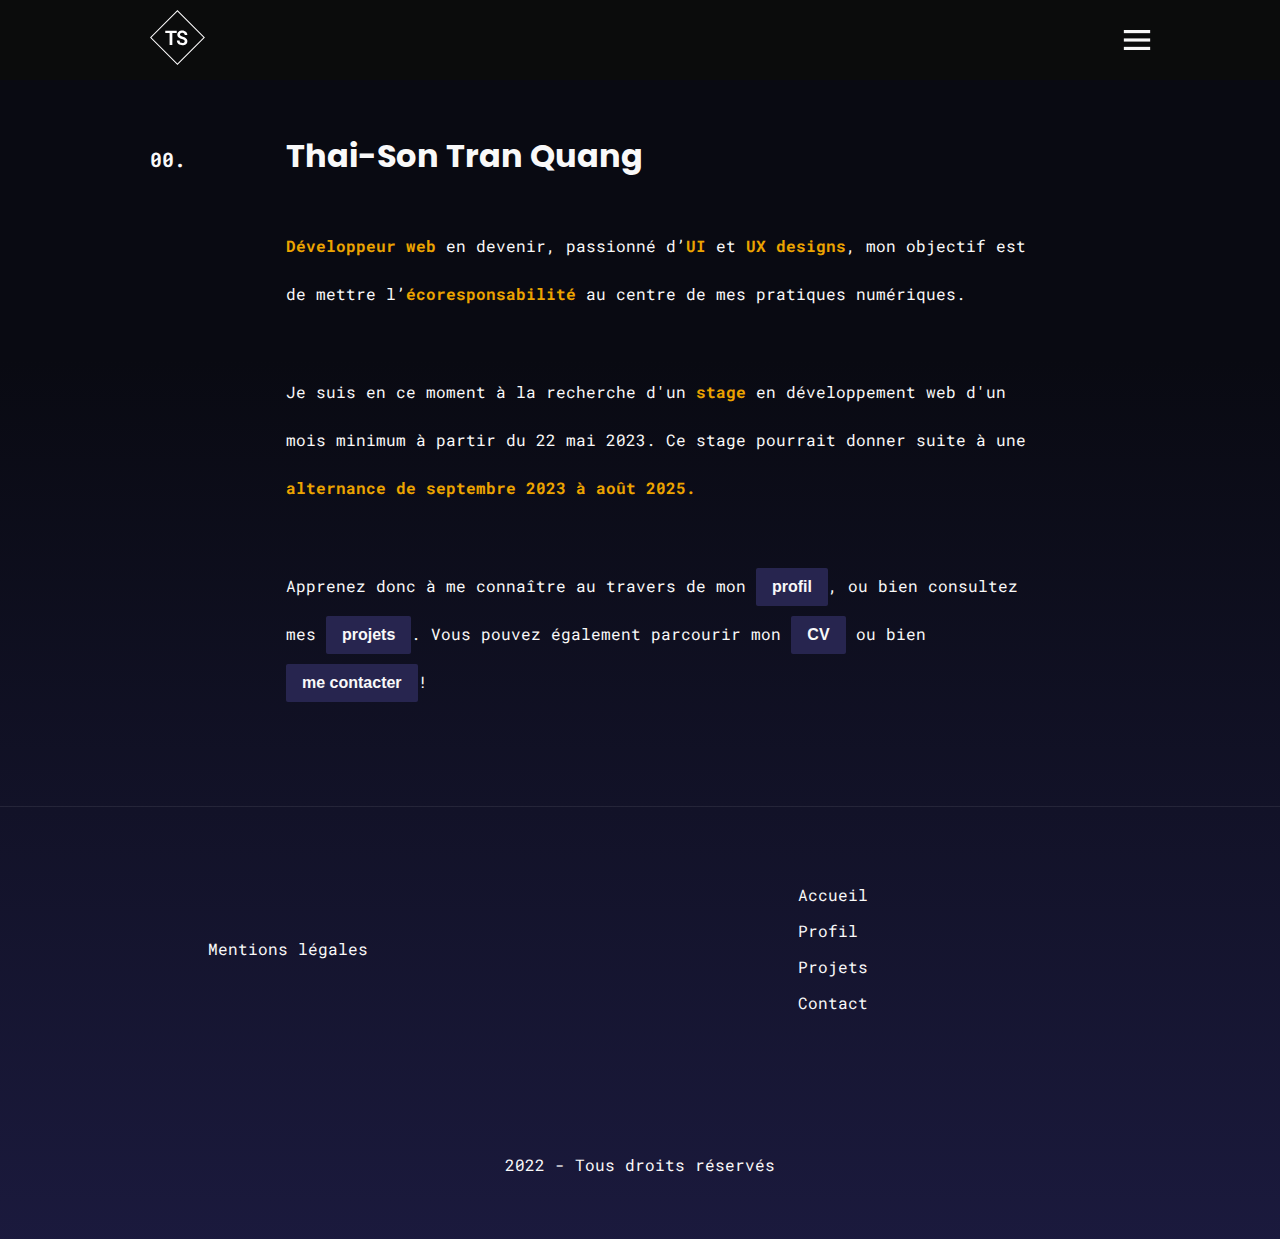
<file: index.html>
<!DOCTYPE html>
<html lang="fr">
<head>
    <meta charset="UTF-8">
    <meta http-equiv="X-UA-Compatible" content="IE=edge">
    <meta name="viewport" content="width=device-width, initial-scale=1.0">
    <title>Thai-Son TRAN QUANG - Développeur Web</title>
    <link rel="icon" href="/assets/img/logo.svg">
    <link rel="stylesheet" href="/assets/css/reset.css">
    <link rel="stylesheet" href="/assets/css/all.css">
    <link rel="stylesheet" href="/assets/css/index_contact.css">
</head>

<body>
    <!--Navigation-->
    <nav role="navigation" class="desktop_nav">
        <a href="/index.html"><img src="/assets/img/logo.svg" alt="Logo"></a>
        <ul>
            <li>
                <a href="/index.html"><span>00.</span>accueil_</a>
            </li>
            <li>
                <a href="/profil.html"><span>01.</span>profil_</a>
            </li>
            <li>
                <a href="/projects.html"><span>02.</span>projets_</a>
            </li>
            <li>
                <a href="/contact.html"><span>03.</span>contact_</a>
            </li>
        </ul>
    </nav>

    <nav class="navbar_mobile closedmenu">
        <div class="navbar_mobile_grp">
            <a href="/index.html"><img src="/assets/img/logo.svg" alt="Logo"></a>
            <img src="/assets/img/menu.svg" class="navbar_mobile_button" alt="Icône ouvrante du menu mobile">
        </div>
        <ul class="hidelink">
            <li>
                <a href="/index.html"><span>00.</span>accueil_</a>
            </li>
            <li>
                <a href="/profil.html"><span>01.</span>profil_</a>
            </li>
            <li>
                <a href="/projects.html"><span>02.</span>projets_</a>
            </li>
            <li>
                <a href="/contact.html"><span>03.</span>contact_</a>
            </li>
        </ul>
    </nav>


    <!--Homepage guide-->
    <div class="ts_container">
        <div>00.</div>
        <div>
            <h1>Thai-Son Tran Quang</h1>

            <p>
                <span><strong>Développeur web</strong></span> en devenir, passionné
                d’<span><strong>UI</strong></span> et <span><strong>UX designs</strong></span>, mon objectif est de
                mettre
                l’<span><strong>écoresponsabilité</strong></span> au centre de mes pratiques numériques.
            </p>

            <p> Je suis en ce moment à la recherche d'un <strong><span>stage</span></strong> en <strong>développement
                web</span></strong> d'un mois minimum à partir du 22 mai 2023. Ce stage pourrait donner suite à une <strong><span>alternance de septembre 2023 à août 2025.</p>

            <p>
                Apprenez donc à me connaître au travers de mon <a href="/profil.html"><button>profil</button></a>, ou bien
                consultez mes <a href="/projects.html"><button>projets</button></a>. Vous pouvez également
                parcourir mon <a href="/assets/TRANQUANGThaiSon_CV.pdf" target="_blank"><button>CV</button></a> ou bien <a href="/contact.html"><button>me
                        contacter</button></a>!
            </p>


        </div>

    </div>

    <!--Footer-->
    <footer>
        <div>
            <ul>
                <li>
                    <a href="/mentionslegales.html">Mentions légales</a>
                </li>
            </ul>

            <ul>
                <li>
                    <a href="/index.html">Accueil</a>
                </li>
                <li>
                    <a href="/profil.html">Profil</a>
                </li>
                <li>
                    <a href="/projects.html">Projets</a>
                </li>
                <li>
                    <a href="/contact.html">Contact</a>
                </li>
            </ul>
        </div>

        <div>
            <p>2022 - Tous droits réservés</p>
        </div>
    </footer>

    <script src="/assets/js/script.js"></script>


</body>

</html>
</file>
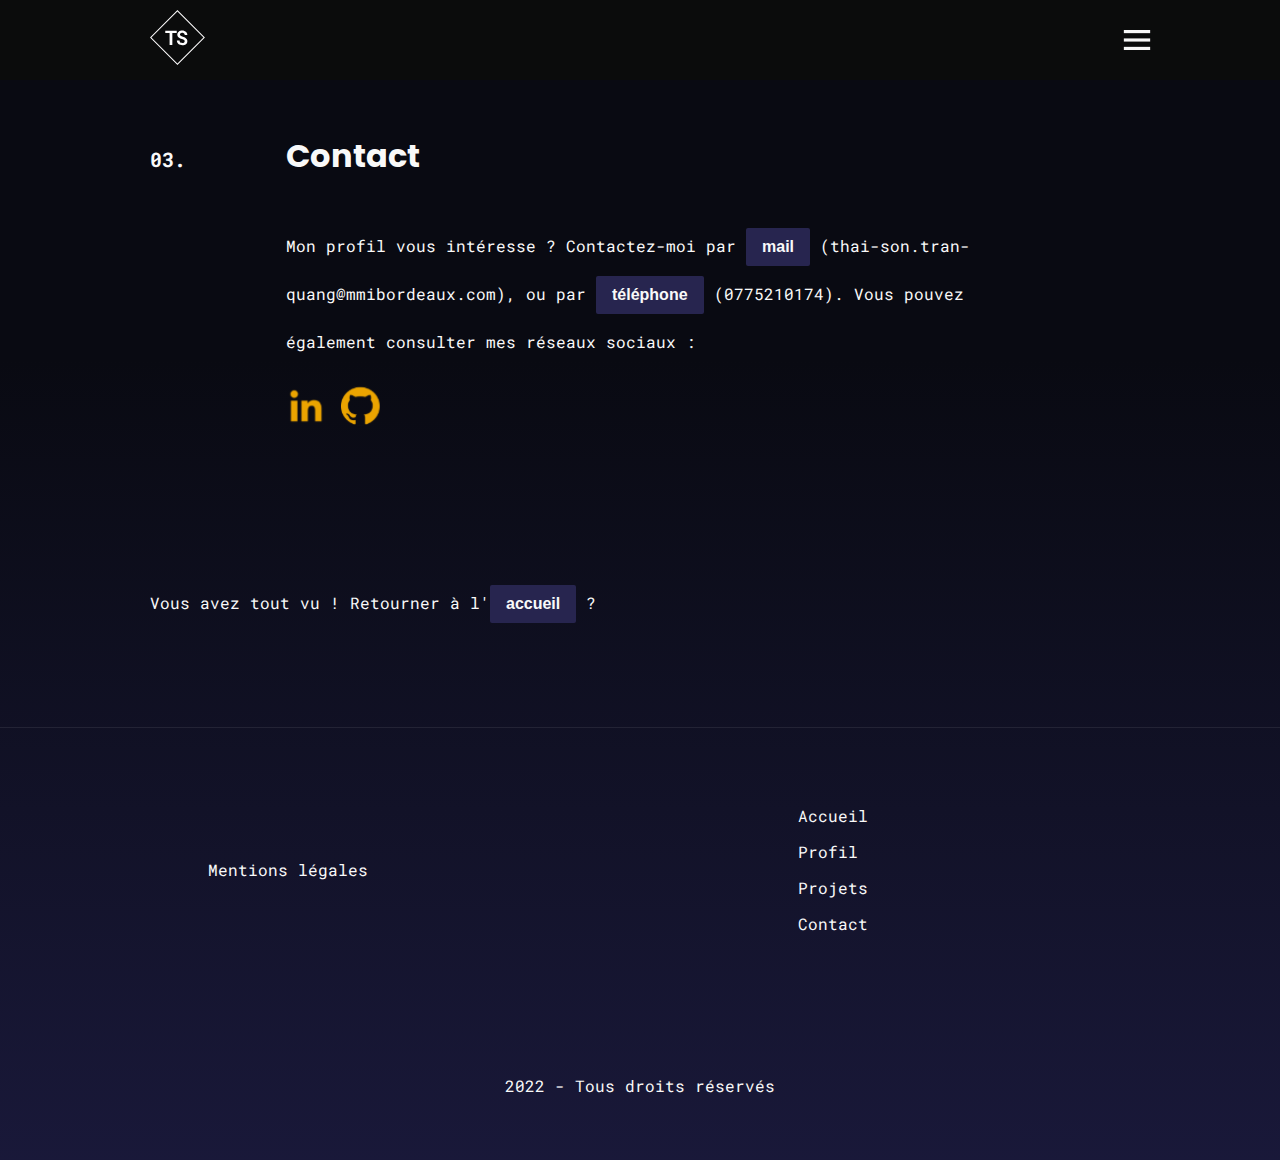
<file: contact.html>
<!DOCTYPE html>
<html lang="fr">

<head>
    <meta charset="UTF-8">
    <meta http-equiv="X-UA-Compatible" content="IE=edge">
    <meta name="viewport" content="width=device-width, initial-scale=1.0">
    <title>Contact - Thai-Son Tran Quang</title>
    <link rel="icon" href="/assets/img/logo.svg">
    <link rel="stylesheet" href="/assets/css/reset.css">
    <link rel="stylesheet" href="/assets/css/all.css">
    <link rel="stylesheet" href="/assets/css/index_contact.css">
</head>

<body>
    <!--Navigation-->
    <nav role="navigation" class="desktop_nav">
        <a href="/index.html"><img src="/assets/img/logo.svg" alt="Logo"></a>
        <ul>
            <li>
                <a href="/index.html"><span>00.</span>accueil_</a>
            </li>
            <li>
                <a href="/profil.html"><span>01.</span>profil_</a>
            </li>
            <li>
                <a href="/projects.html"><span>02.</span>projets_</a>
            </li>
            <li>
                <a href="/contact.html"><span>03.</span>contact_</a>
            </li>
        </ul>
    </nav>

    <nav class="navbar_mobile closedmenu">
        <div class="navbar_mobile_grp">
            <a href="/index.html"><img src="/assets/img/logo.svg" alt="Logo"></a>
            <img src="/assets/img/menu.svg" class="navbar_mobile_button" alt="Icône ouvrante du menu mobile">
        </div>
        <ul class="hidelink">
            <li>
                <a href="/index.html"><span>00.</span>accueil_</a>
            </li>
            <li>
                <a href="/profil.html"><span>01.</span>profil_</a>
            </li>
            <li>
                <a href="/projects.html"><span>02.</span>projets_</a>
            </li>
            <li>
                <a href="/contact.html"><span>03.</span>contact_</a>
            </li>
        </ul>
    </nav>


    <!--Homepage guide-->
    <div class="ts_container">
        <div>03.</div>
        <div>
            <h1>Contact</h1>

            <p>
                Mon profil vous intéresse ? Contactez-moi par <a href="mailto:thai-son.tran-quang@mmibordeaux.com"><button>mail</button></a> (thai-son.tran-quang@mmibordeaux.com),
                ou par <a href="tel:+33775210174"><button>téléphone</button></a> (0775210174). Vous pouvez également consulter mes réseaux sociaux : 
            </p>

            <div class="social-networks">
                <a href="https://www.linkedin.com/in/tstranquang/" target="_blank"><img src="/assets/img/linkedin.svg" alt="LinkedIn"></a>
                <a href="https://github.com/thaisontranquang" target="_blank"><img src="/assets/img/github.svg" alt="GitHub"></a>
            </div>

        </div>
    </div>

        <!--Suivant-->
        <p class="follow-up">Vous avez tout vu ! Retourner à l'<a href="/index.html"><button>accueil</button></a> ?
        </p>

    <!--Footer-->
    <footer>
        <div>
            <ul>
                <li>
                    <a href="/mentionslegales.html">Mentions légales</a>
                </li>
            </ul>

            <ul>
                <li>
                    <a href="/index.html">Accueil</a>
                </li>
                <li>
                    <a href="/profil.html">Profil</a>
                </li>
                <li>
                    <a href="/projects.html">Projets</a>
                </li>
                <li>
                    <a href="/contact.html">Contact</a>
                </li>
            </ul>
        </div>

        <div>
            <p>2022 - Tous droits réservés</p>
        </div>
    </footer>

    <script src="/assets/js/script.js"></script>


</body>

</html>
</file>
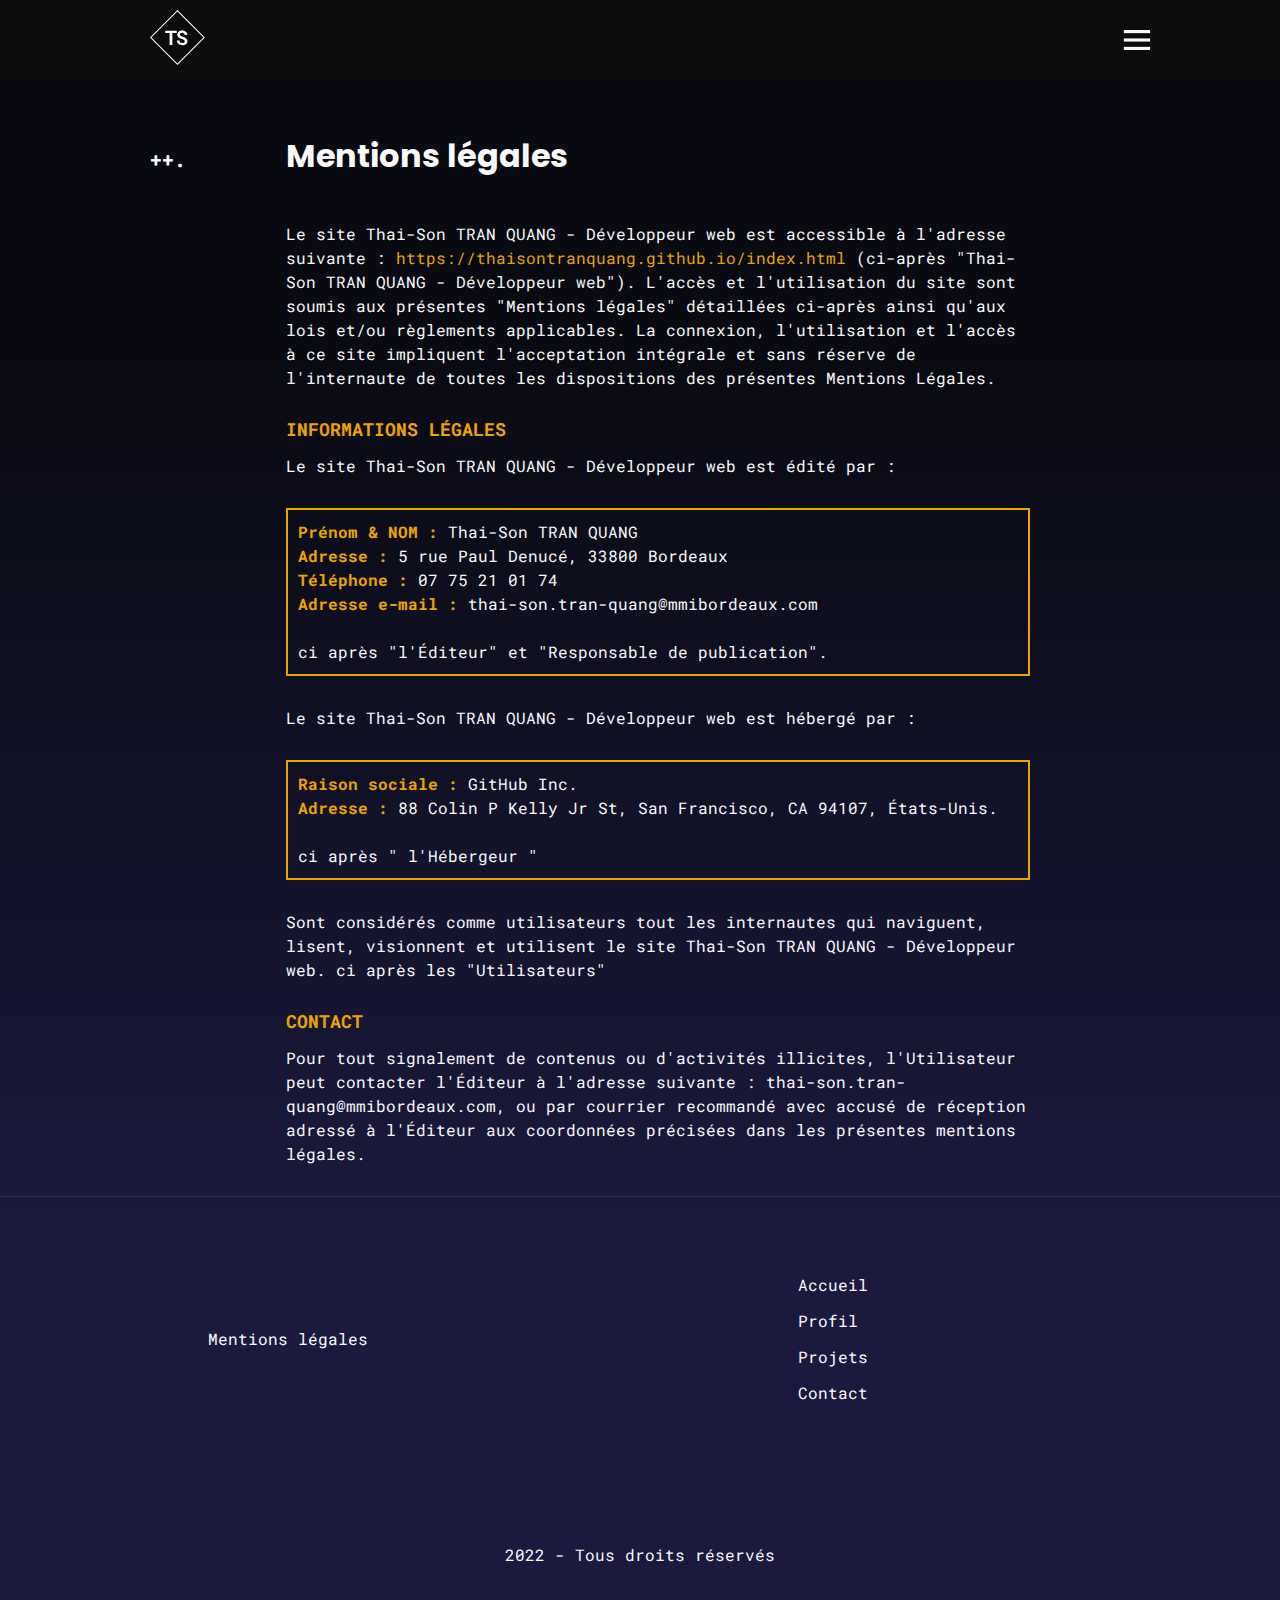
<file: mentionslegales.html>
<!DOCTYPE html>
<html lang="fr">

<head>
    <meta charset="UTF-8">
    <meta http-equiv="X-UA-Compatible" content="IE=edge">
    <meta name="viewport" content="width=device-width, initial-scale=1.0">
    <title>Mentions légales - Thai-Son Tran Quang</title>
    <link rel="icon" href="/assets/img/logo.svg">
    <link rel="stylesheet" href="/assets/css/reset.css">
    <link rel="stylesheet" href="/assets/css/all.css">
    <link rel="stylesheet" href="/assets/css/mentionslegales.css">
</head>

<body>
    <!--Navigation-->
    <nav role="navigation" class="desktop_nav">
        <a href="/index.html"><img src="/assets/img/logo.svg" alt="Logo"></a>
        <ul>
            <li>
                <a href="/index.html"><span>00.</span>accueil_</a>
            </li>
            <li>
                <a href="/profil.html"><span>01.</span>profil_</a>
            </li>
            <li>
                <a href="/projects.html"><span>02.</span>projets_</a>
            </li>
            <li>
                <a href="/contact.html"><span>03.</span>contact_</a>
            </li>
        </ul>
    </nav>

    <nav class="navbar_mobile closedmenu">
        <div class="navbar_mobile_grp">
            <a href="/index.html"><img src="/assets/img/logo.svg" alt="Logo"></a>
            <img src="/assets/img/menu.svg" class="navbar_mobile_button" alt="Icône ouvrante du menu mobile">
        </div>
        <ul class="hidelink">
            <li>
                <a href="/index.html"><span>00.</span>accueil_</a>
            </li>
            <li>
                <a href="/profil.html"><span>01.</span>profil_</a>
            </li>
            <li>
                <a href="/projects.html"><span>02.</span>projets_</a>
            </li>
            <li>
                <a href="/contact.html"><span>03.</span>contact_</a>
            </li>
        </ul>
    </nav>


    <!--Mentions legales-->
    <div class="ts_container">
        <div>++.</div>
        <div>
            <h1>Mentions légales</h1>
            <div>
                <p>
                    Le site <strong>Thai-Son TRAN QUANG - Développeur web</strong> est accessible à l'adresse suivante :
                    <a
                        href="https://thaisontranquang.github.io/index.html">https://thaisontranquang.github.io/index.html</a>
                    (ci-après "<strong>Thai-Son TRAN QUANG - Développeur web</strong>"). L'accès et l'utilisation du
                    site sont soumis aux présentes "Mentions légales" détaillées ci-après ainsi qu'aux lois et/ou
                    règlements applicables.
                    La connexion, l'utilisation et l'accès à ce site impliquent l'acceptation intégrale et sans réserve
                    de l'internaute de toutes les dispositions des présentes Mentions Légales.
                </p>

                <h2>INFORMATIONS LÉGALES</h2><br>
                <p>
                    Le site <strong>Thai-Son TRAN QUANG - Développeur web</strong> est édité par :
                </p>

                <p class="legal-info">
                    <span>Prénom & NOM :</span> Thai-Son TRAN QUANG<br>
                    <span>Adresse :</span> 5 rue Paul Denucé, 33800 Bordeaux<br>
                    <span>Téléphone :</span> 07 75 21 01 74<br>
                    <span>Adresse e-mail :</span> thai-son.tran-quang@mmibordeaux.com<br><br>

                    ci après "l'Éditeur" et "Responsable de publication".
                </p>

                <p>Le site <strong>Thai-Son TRAN QUANG - Développeur web</strong> est hébergé par :</p>
                <p class="legal-info">
                    <span>Raison sociale :</span> GitHub Inc.<br>
                    <span>Adresse :</span> 88 Colin P Kelly Jr St, San Francisco, CA 94107, États-Unis.
                    
                    <br /><br />
                    ci après " l'Hébergeur "
                </p>

                <p>Sont considérés comme utilisateurs tout les internautes qui naviguent, lisent, visionnent et
                    utilisent le site <strong>Thai-Son TRAN QUANG - Développeur web</strong>.
                    ci après les "Utilisateurs"</p>

                <h2>CONTACT</h2><br>
                <p>Pour tout signalement de contenus ou d'activités illicites, l'Utilisateur peut contacter l'Éditeur à
                    l'adresse suivante : thai-son.tran-quang@mmibordeaux.com, ou par courrier recommandé avec accusé de
                    réception adressé à l'Éditeur aux coordonnées précisées dans les présentes mentions légales.
                </p>

            </div>

        </div>
    </div>

    <!--Footer-->
    <footer>
        <div>
            <ul>
                <li>
                    <a href="/mentionslegales.html">Mentions légales</a>
                </li>
            </ul>

            <ul>
                <li>
                    <a href="/index.html">Accueil</a>
                </li>
                <li>
                    <a href="/profil.html">Profil</a>
                </li>
                <li>
                    <a href="/projects.html">Projets</a>
                </li>
                <li>
                    <a href="/contact.html">Contact</a>
                </li>
            </ul>
        </div>

        <div>
            <p>2022 - Tous droits réservés</p>
        </div>
    </footer>

    <script src="/assets/js/script.js"></script>


</body>

</html>
</file>
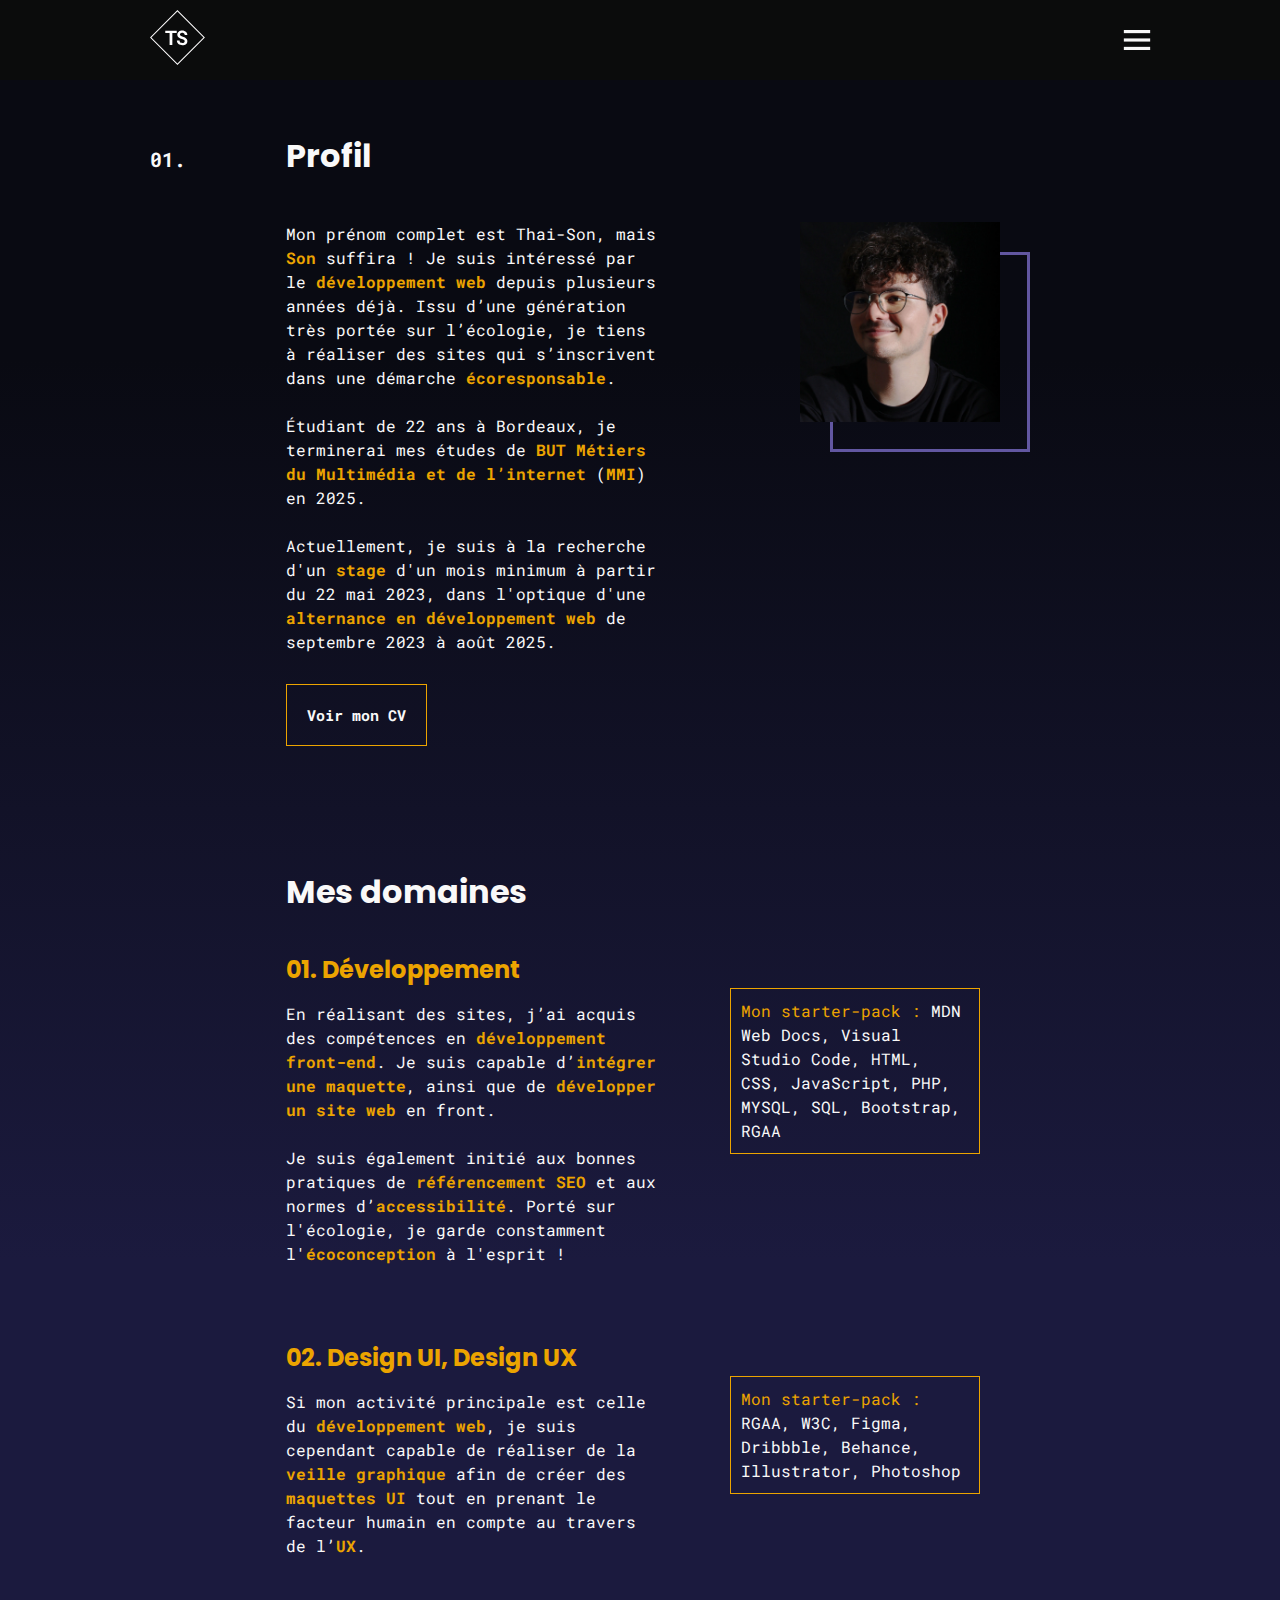
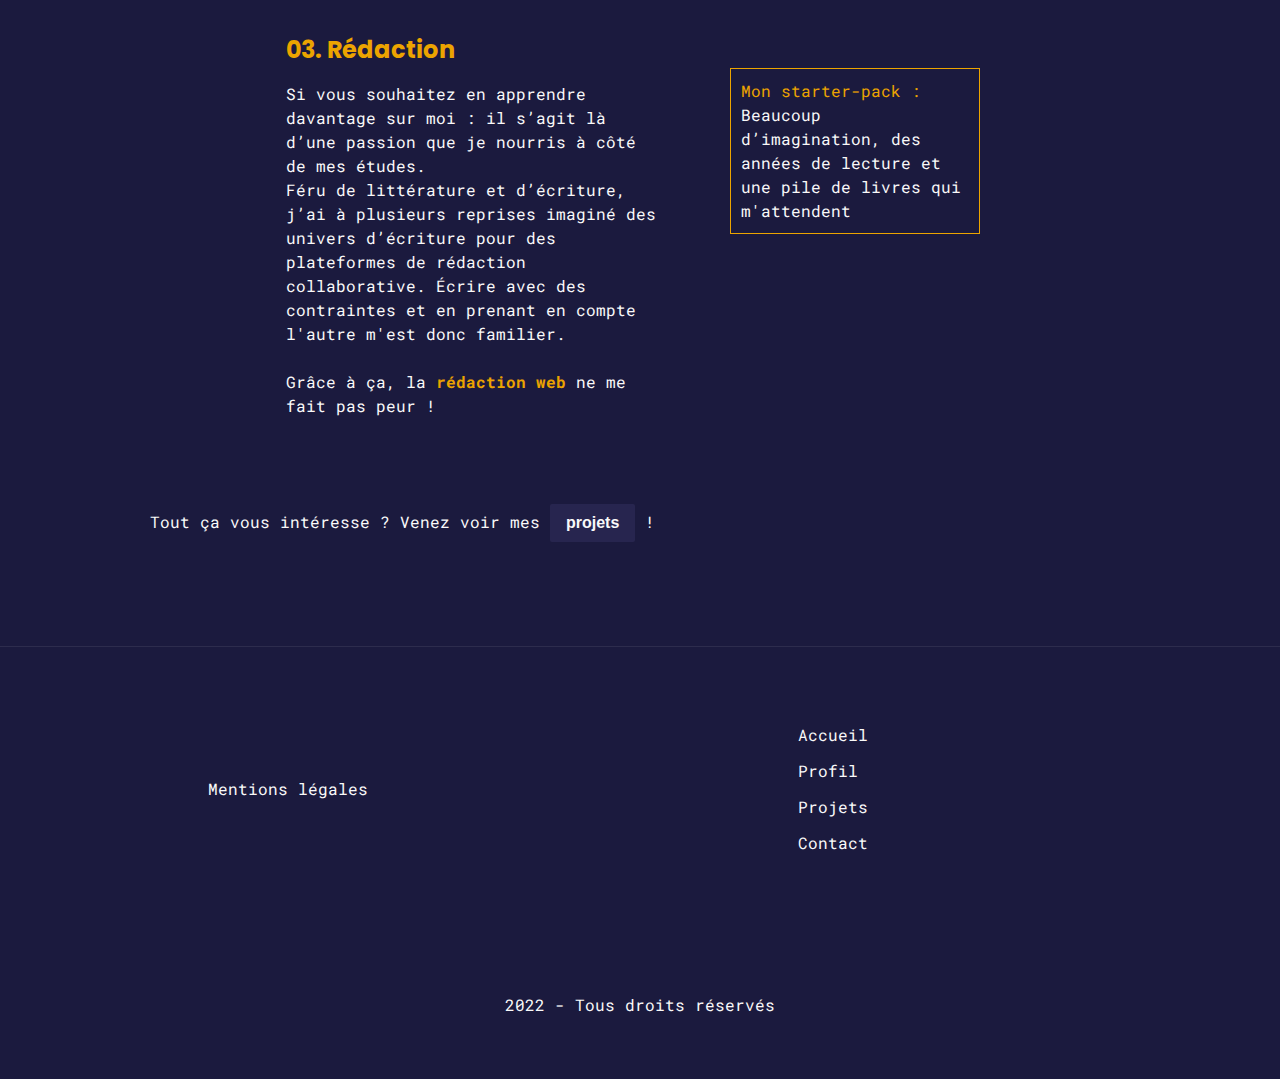
<file: profil.html>
<!DOCTYPE html>
<html lang="fr">

<head>
    <meta charset="UTF-8">
    <meta http-equiv="X-UA-Compatible" content="IE=edge">
    <meta name="viewport" content="width=device-width, initial-scale=1.0">
    <title>Profil - Thai-Son Tran Quang</title>
    <link rel="icon" href="/assets/img/logo.svg">
    <link rel="stylesheet" href="/assets/css/reset.css">
    <link rel="stylesheet" href="/assets/css/all.css">
    <link rel="stylesheet" href="/assets//css/profil.css">
</head>

<body>
    <!--Navigation-->
    <nav role="navigation" class="desktop_nav">
        <a href="/index.html"><img src="/assets/img/logo.svg" alt="Logo"></a>
        <ul>
            <li>
                <a href="/index.html"><span>00.</span>accueil_</a>
            </li>
            <li>
                <a href="/profil.html"><span>01.</span>profil_</a>
            </li>
            <li>
                <a href="/projects.html"><span>02.</span>projets_</a>
            </li>
            <li>
                <a href="/contact.html"><span>03.</span>contact_</a>
            </li>
        </ul>
    </nav>

    <nav class="navbar_mobile closedmenu">
        <div class="navbar_mobile_grp">
            <a href="/index.html"><img src="/assets/img/logo.svg" alt="Logo"></a>
            <img src="/assets/img/menu.svg" class="navbar_mobile_button" alt="Icône ouvrante du menu mobile">
        </div>
        <ul class="hidelink">
            <li>
                <a href="/index.html"><span>00.</span>accueil_</a>
            </li>
            <li>
                <a href="/profil.html"><span>01.</span>profil_</a>
            </li>
            <li>
                <a href="/projects.html"><span>02.</span>projets_</a>
            </li>
            <li>
                <a href="/contact.html"><span>03.</span>contact_</a>
            </li>
        </ul>
    </nav>

    <!--Profil-->
    <div class="ts_container">
        <div>01.</div>
        <div class="profil_container">
            <h1>Profil</h1>
            <!--Profil introduction-->
            <div class="introduction">
                <div>
                    <p>
                        Mon prénom complet est Thai-Son, mais <span>Son</span> suffira ! Je suis intéressé par le
                        <strong><span>développement web</span></strong> depuis plusieurs années déjà.
                        Issu d’une génération très portée sur l’écologie, je tiens à réaliser des sites qui s’inscrivent
                        dans
                        une démarche <strong><span>écoresponsable</span></strong>.
                        <br><br>
                        Étudiant de 22 ans à <strong>Bordeaux</strong>, je terminerai mes études de <strong><span>BUT
                                Métiers du
                                Multimédia et de l’internet</span></strong> (<strong><span>MMI</span></strong>) en 2025.
                        <br><br>

                        Actuellement, je suis à la recherche d'un <strong><span>stage</span></strong> d'un mois
                        minimum à
                        partir du 22 mai 2023, dans l'optique d'une <strong><span>alternance en développement
                                web</span></strong> de septembre 2023 à août 2025.
                    </p>
                    <a href="/assets/TRANQUANGThaiSon_CV.pdf" target="_blank"><button>Voir mon CV</button></a>
                </div>
                <div class="img_portrait">
                    <img src="assets/img/portrait.webp" alt="Portrait Thai-Son TRAN QUANG">
                </div>
            </div>

            <!--Mes domaines-->
            <div class="domains">
                <h2>Mes domaines</h2>

                <div class="domains_skills">
                    <div>
                        <h3>01. <strong>Développement</strong></h3>
                        <p>
                            En réalisant des sites, j’ai acquis des compétences en <strong><span>développement
                                    front-end</span></strong>. Je suis
                            capable d’<strong><span>intégrer une maquette</span></strong>, ainsi que de
                            <strong><span>développer un site web</span></strong> en front.
                            <br><br>
                            Je suis également initié aux bonnes pratiques de <strong><span>référencement
                                    SEO</span></strong> et aux normes
                            d’<strong><span>accessibilité</span></strong>. Porté sur l'écologie, je garde constamment
                            l'<strong><span>écoconception</span></strong> à l'esprit !
                        </p>
                    </div>
                    <div>
                        <p><span>Mon starter-pack :</span>
                            MDN Web Docs, Visual Studio Code, HTML, CSS, JavaScript, PHP, MYSQL, SQL, Bootstrap, RGAA</p>
                    </div>
                </div>

                <div class="domains_skills">
                    <div>
                        <h3>02. <strong>Design UI</strong>, <strong>Design UX</strong></h3>
                        <p>
                            Si mon activité principale est celle du <strong><span>développement web</span></strong>, je
                            suis cependant capable de
                            réaliser de la <strong><span>veille graphique</span></strong> afin de créer des
                            <strong><span>maquettes UI</span></strong> tout en prenant le facteur
                            humain en compte au travers de l’<strong><span>UX</span></strong>.
                        </p>
                    </div>
                    <div>
                        <p><span>Mon starter-pack :</span>
                            RGAA, W3C, Figma, Dribbble, Behance, Illustrator, Photoshop</p>
                    </div>
                </div>

                <div class="domains_skills">
                    <div>
                        <h3>03. <strong>Rédaction</strong></h3>
                        <p>
                            Si vous souhaitez en apprendre davantage sur moi : il s’agit là d’une passion que je
                            nourris à côté de mes études.<br>
                            Féru de littérature et d’écriture, j’ai à plusieurs reprises imaginé des univers
                            d’écriture pour des plateformes de rédaction collaborative. Écrire avec des contraintes
                            et en prenant en compte l'autre m'est donc familier.<br><br>
                            Grâce à ça, la <strong><span>rédaction web</span></strong> ne me fait pas peur !



                        </p>
                    </div>
                    <div>
                        <p><span>Mon starter-pack :</span>
                            Beaucoup d’imagination, des années de lecture et une pile de livres qui m'attendent</p>
                    </div>
                </div>

            </div>

        </div>
    </div>

    <!--Suivant-->
    <p class="follow-up">Tout ça vous intéresse ? Venez voir mes <a href="/projects.html"><button>projets</button></a> !
    </p>


    <!--Footer-->
    <footer>
        <div>
            <ul>
                <li>
                    <a href="/mentionslegales.html">Mentions légales</a>
                </li>
            </ul>

            <ul>
                <li>
                    <a href="/index.html">Accueil</a>
                </li>
                <li>
                    <a href="/profil.html">Profil</a>
                </li>
                <li>
                    <a href="/projects.html">Projets</a>
                </li>
                <li>
                    <a href="/contact.html">Contact</a>
                </li>
            </ul>
        </div>

        <div>
            <p>2022 - Tous droits réservés</p>
        </div>
    </footer>

    <script src="/assets/js/script.js"></script>


</body>

</html>
</file>
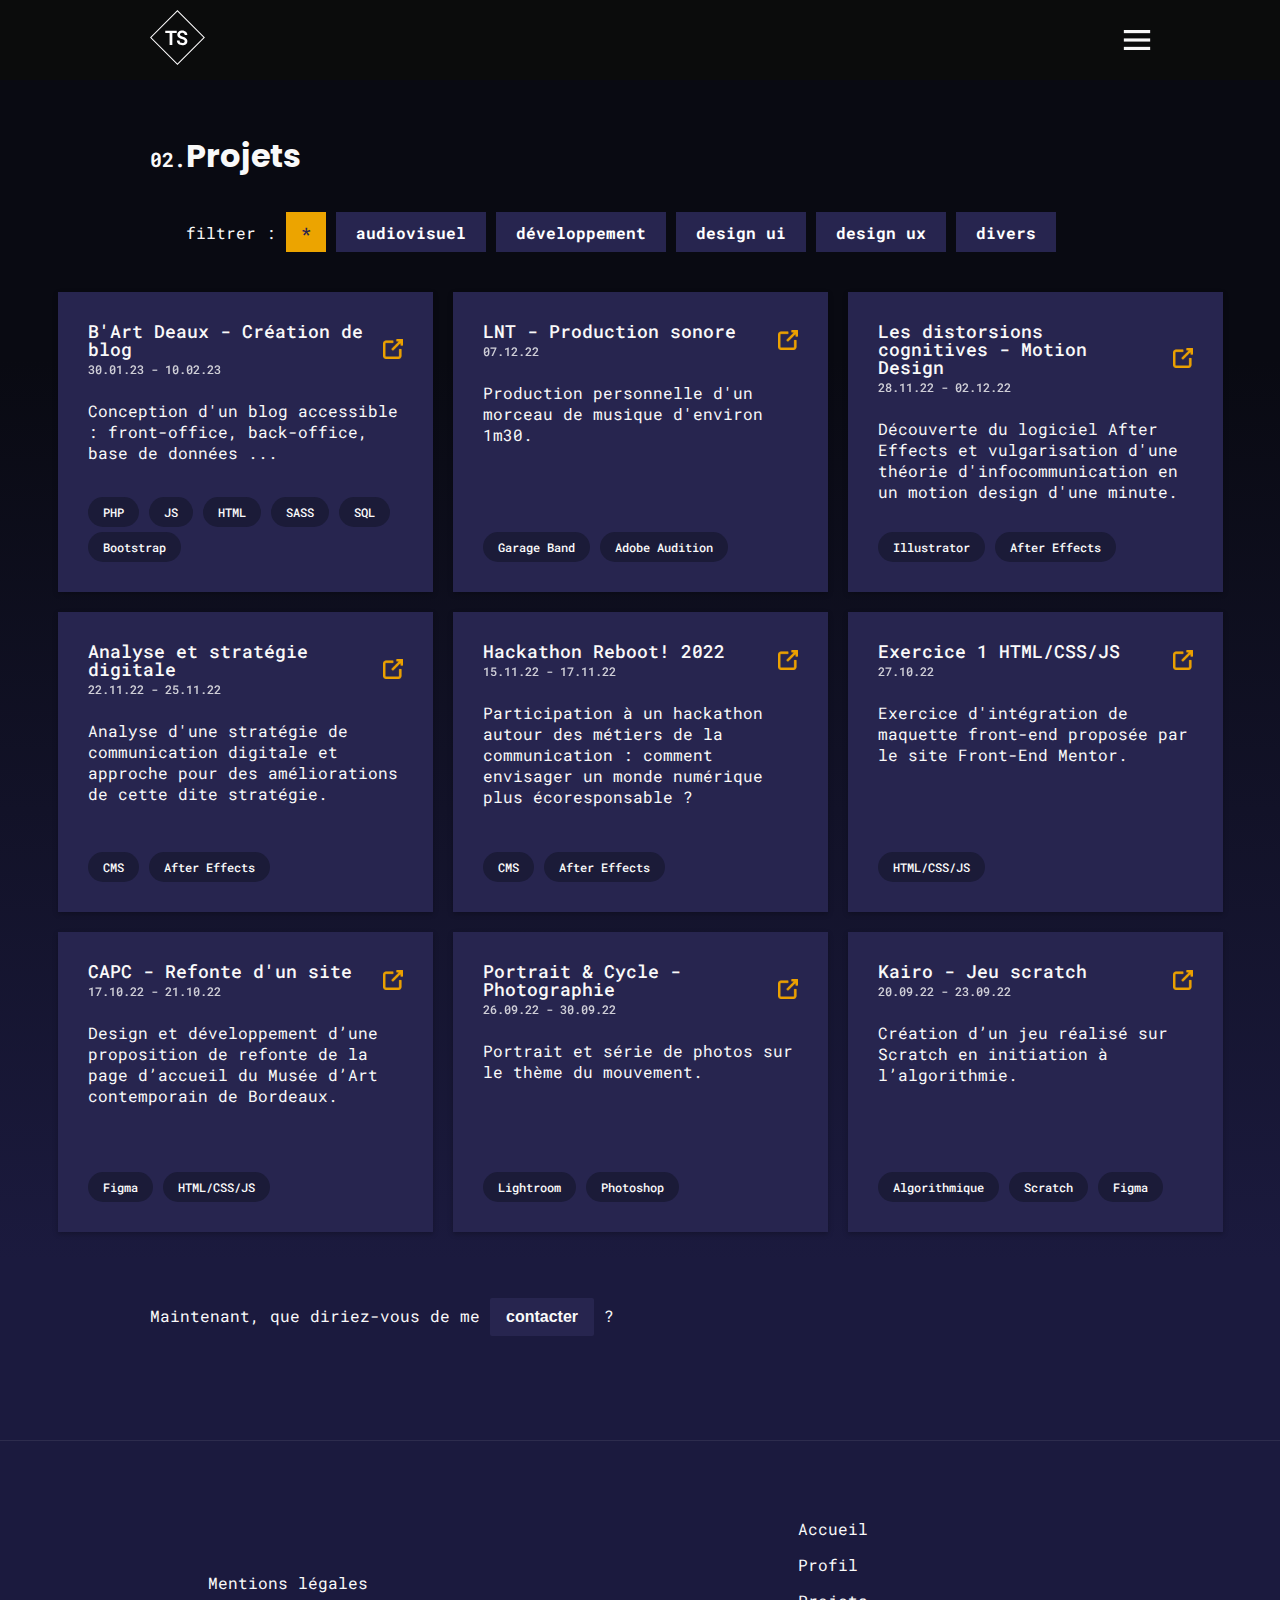
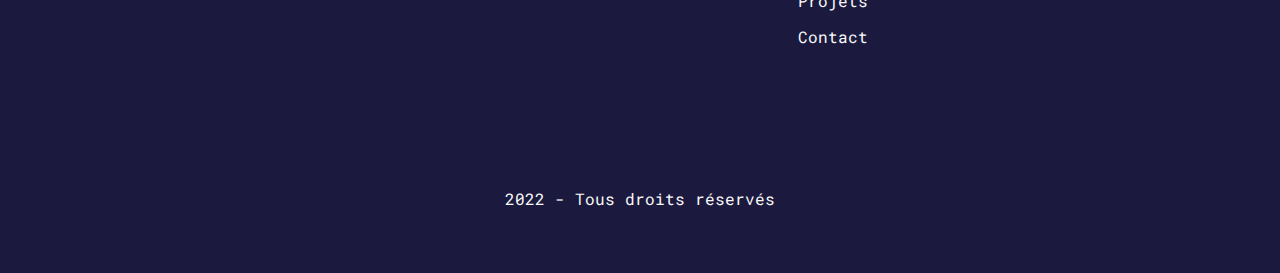
<file: projects.html>
<!DOCTYPE html>
<html lang="fr">

<head>
    <meta charset="UTF-8">
    <meta http-equiv="X-UA-Compatible" content="IE=edge">
    <meta name="viewport" content="width=device-width, initial-scale=1.0">
    <title>Projets - Thai-Son Tran Quang</title>
    <link rel="icon" href="/assets/img/logo.svg">
    <link rel="stylesheet" href="/assets/css/reset.css">
    <link rel="stylesheet" href="/assets/css/all.css">
    <link rel="stylesheet" href="/assets/css/projects.css">
</head>

<body>
    <!--Navigation-->
    <nav role="navigation" class="desktop_nav">
        <a href="/index.html"><img src="/assets/img/logo.svg" alt="Logo"></a>
        <ul>
            <li>
                <a href="/index.html"><span>00.</span>accueil_</a>
            </li>
            <li>
                <a href="/profil.html"><span>01.</span>profil_</a>
            </li>
            <li>
                <a href="/projects.html"><span>02.</span>projets_</a>
            </li>
            <li>
                <a href="/contact.html"><span>03.</span>contact_</a>
            </li>
        </ul>
    </nav>

    <nav class="navbar_mobile closedmenu">
        <div class="navbar_mobile_grp">
            <a href="/index.html"><img src="/assets/img/logo.svg" alt="Logo"></a>
            <img src="/assets/img/menu.svg" class="navbar_mobile_button" alt="Icône ouvrante du menu mobile">
        </div>
        <ul class="hidelink">
            <li>
                <a href="/index.html"><span>00.</span>accueil_</a>
            </li>
            <li>
                <a href="/profil.html"><span>01.</span>profil_</a>
            </li>
            <li>
                <a href="/projects.html"><span>02.</span>projets_</a>
            </li>
            <li>
                <a href="/contact.html"><span>03.</span>contact_</a>
            </li>
        </ul>
    </nav>

    <!--Filtres-->
    <div class="ts_container">
        <div>02.</div>
        <div class="projects_container">
            <h1>Projets</h1>
            <div class="controls">
                <span>filtrer : </span>
                <button type="button" class="control" data-filter="all" aria-label="Voir tout">*</button>
                <button type="button" class="control" data-filter=".audiovisual">Audiovisuel</button>
                <button type="button" class="control" data-filter=".development">Développement</button>
                <button type="button" class="control" data-filter=".ui">Design UI</button>
                <button type="button" class="control" data-filter=".ux">Design UX</button>
                <button type="button" class="control" data-filter=".others">Divers</button>
            </div>


        </div>
    </div>

    <!--Projets-->
    <div class="container">

                <!--Bartdeaux-->
                <a href="/html_projects/project_blog.html" target="_blank">
                    <div class="mix development ui ux">
                   <div>
                       <div>
                           <h2>B'Art Deaux - Création de blog</h2>
                           <span><time>30.01.23</time> - <time>10.02.23</time></span>
                       </div>
                       <img src="/assets/img/view.svg" alt="Voir plus">
                   </div>
       
                   <p>Conception d'un blog accessible : front-office, back-office, base de données ...
                   </p>
       
                   <div class="tags">
                       <span>PHP</span>
                       <span>JS</span>
                       <span>HTML</span>
                       <span>SASS</span>
                       <span>SQL</span>
                       <span>Bootstrap</span>
                   </div>
               </div>
           </a>

        <!--Late Night Trip-->
        <a href="/html_projects/project_LNT.html" target="_blank">
             <div class="mix audiovisual">
            <div>
                <div>
                    <h2>LNT - Production sonore</h2>
                    <span><time>07.12.22</time></span>
                </div>
                <img src="/assets/img/view.svg" alt="Voir plus">
            </div>

            <p>Production personnelle d'un morceau de musique d'environ 1m30.
            </p>

            <div class="tags">
                <span>Garage Band</span>
                <span>Adobe Audition</span>
            </div>
        </div>
    </a>

        <!--Motion Design Distorsions cognitives-->
        <a href="/html_projects/project_motion.html" target="_blank">
            <div class="mix audiovisual">
            <div>
                <div>
                    <h2>Les distorsions cognitives - Motion Design</h2>
                    <span><time>28.11.22</time> - <time>02.12.22 </time></span>
                </div>
                <img src="/assets/img/view.svg" alt="Voir plus">
            </div>

            <p>Découverte du logiciel After Effects et vulgarisation d'une théorie d'infocommunication en un motion
                design d'une minute.
            </p>

            <div class="tags">
                <span>Illustrator</span>
                <span>After Effects</span>
            </div>
        </div>
        </a>

        <!--Pub-->
        <a href="/html_projects/project_pub.html" target="_blank">
        <div class="mix others">
            <div>
                <div>
                    <h2>Analyse et stratégie digitale</h2>
                    <span><time>22.11.22</time> - <time>25.11.22 </time></span>
                </div>
                <img src="/assets/img/view.svg" alt="Voir plus">
            </div>

            <p>Analyse d'une stratégie de communication digitale et approche pour des améliorations de cette dite
                stratégie.
            </p>

            <div class="tags">
                <span>CMS</span>
                <span>After Effects</span>
            </div>
        </div>
        </a>

        <!--Reboot 2022-->
        <a href="/html_projects/project_reboot2022.html" target="_blank">
             <div class="mix development">
            <div>
                <div>
                    <h2>Hackathon Reboot! 2022</h2>
                    <span><time>15.11.22</time> - <time>17.11.22 </time></span>
                </div>
                <img src="/assets/img/view.svg" alt="Voir plus">
            </div>

            <p>Participation à un hackathon autour des métiers de la communication : comment envisager un monde
                numérique plus écoresponsable ?
            </p>

            <div class="tags">
                <span>CMS</span>
                <span>After Effects</span>
            </div>
        </div>
    </a>

        <!--Front-end Mentor-->
        <a href="/html_projects/project_ex1_rating.html" target="_blank">
        <div class="mix development">
            <div>
                <div>
                    <h2>Exercice 1 HTML/CSS/JS</h2>
                    <span><time>27.10.22</time></span>
                </div>
                <img src="/assets/img/view.svg" alt="Voir plus">
            </div>

            <p>Exercice d'intégration de maquette front-end proposée par le site Front-End Mentor.
            </p>

            <div class="tags">
                <span>HTML/CSS/JS</span>
            </div>
        </div>
    </a>

        <!--Integration CAPC-->
        <a href="/html_projects/project_capc.html" target="_blank"> 
            <div class="mix development ui ux">
            <div>
                <div>
                    <h2>CAPC - Refonte d'un site</h2>
                    <span><time>17.10.22</time> - <time>21.10.22 </time></span>
                </div>
                <img src="/assets/img/view.svg" alt="Voir plus">
            </div>

            <p>Design et développement d’une proposition de refonte de la page d’accueil du Musée d’Art contemporain de
                Bordeaux.
            </p>

            <div class="tags">
                <span>Figma</span>
                <span>HTML/CSS/JS</span>
            </div>
        </div>
    </a>

        <!--Photographie-->
        <a href="/html_projects/project_photograph.html" target="_blank">
             <div class="mix audiovisual">
            <div>
                <div>
                    <h2>Portrait & Cycle - Photographie</h2>
                    <span><time>26.09.22</time> - <time>30.09.22</time></span>
                </div>
                <img src="/assets/img/view.svg" alt="Voir plus">
            </div>

            <p>Portrait et série de photos sur le thème du mouvement.</p>

            <div class="tags">
                <span>Lightroom</span>
                <span>Photoshop</span>
            </div>
        </div>
    </a>

        <!--Kairo-->
        <a href="/html_projects/project_kairo.html" target="_blank"> 
            <div class="mix development ui ux">
            <div>
                <div>
                    <h2>Kairo - Jeu scratch</h2>
                    <span><time>20.09.22</time> - <time>23.09.22 </time></span>
                </div>
                <img src="/assets/img/view.svg" alt="Voir plus">
            </div>

            <p>Création d’un jeu réalisé sur Scratch en initiation à l’algorithmie.</p>

            <div class="tags">
                <span>Algorithmique</span>
                <span>Scratch</span>
                <span>Figma</span>
            </div>
        </div>
        </a>

    </div>

    <!--Suivant-->
    <p class="follow-up">Maintenant, que diriez-vous de me <a href="/contact.html"><button>contacter</button></a> ?
    </p>

    <!--Footer-->
    <footer>
        <div>
            <ul>
                <li>
                    <a href="/mentionslegales.html">Mentions légales</a>
                </li>
            </ul>

            <ul>
                <li>
                    <a href="/index.html">Accueil</a>
                </li>
                <li>
                    <a href="/profil.html">Profil</a>
                </li>
                <li>
                    <a href="/projects.html">Projets</a>
                </li>
                <li>
                    <a href="/contact.html">Contact</a>
                </li>
            </ul>
        </div>

        <div>
            <p>2022 - Tous droits réservés</p>
        </div>
    </footer>

    <script src="/assets/js/script.js"></script>
    <script src="/assets/js/mixitup.min.js"></script>

    <script>
        var containerEl = document.querySelector('.container');

        var mixer = mixitup(containerEl);
    </script>


</body>

</html>
</file>
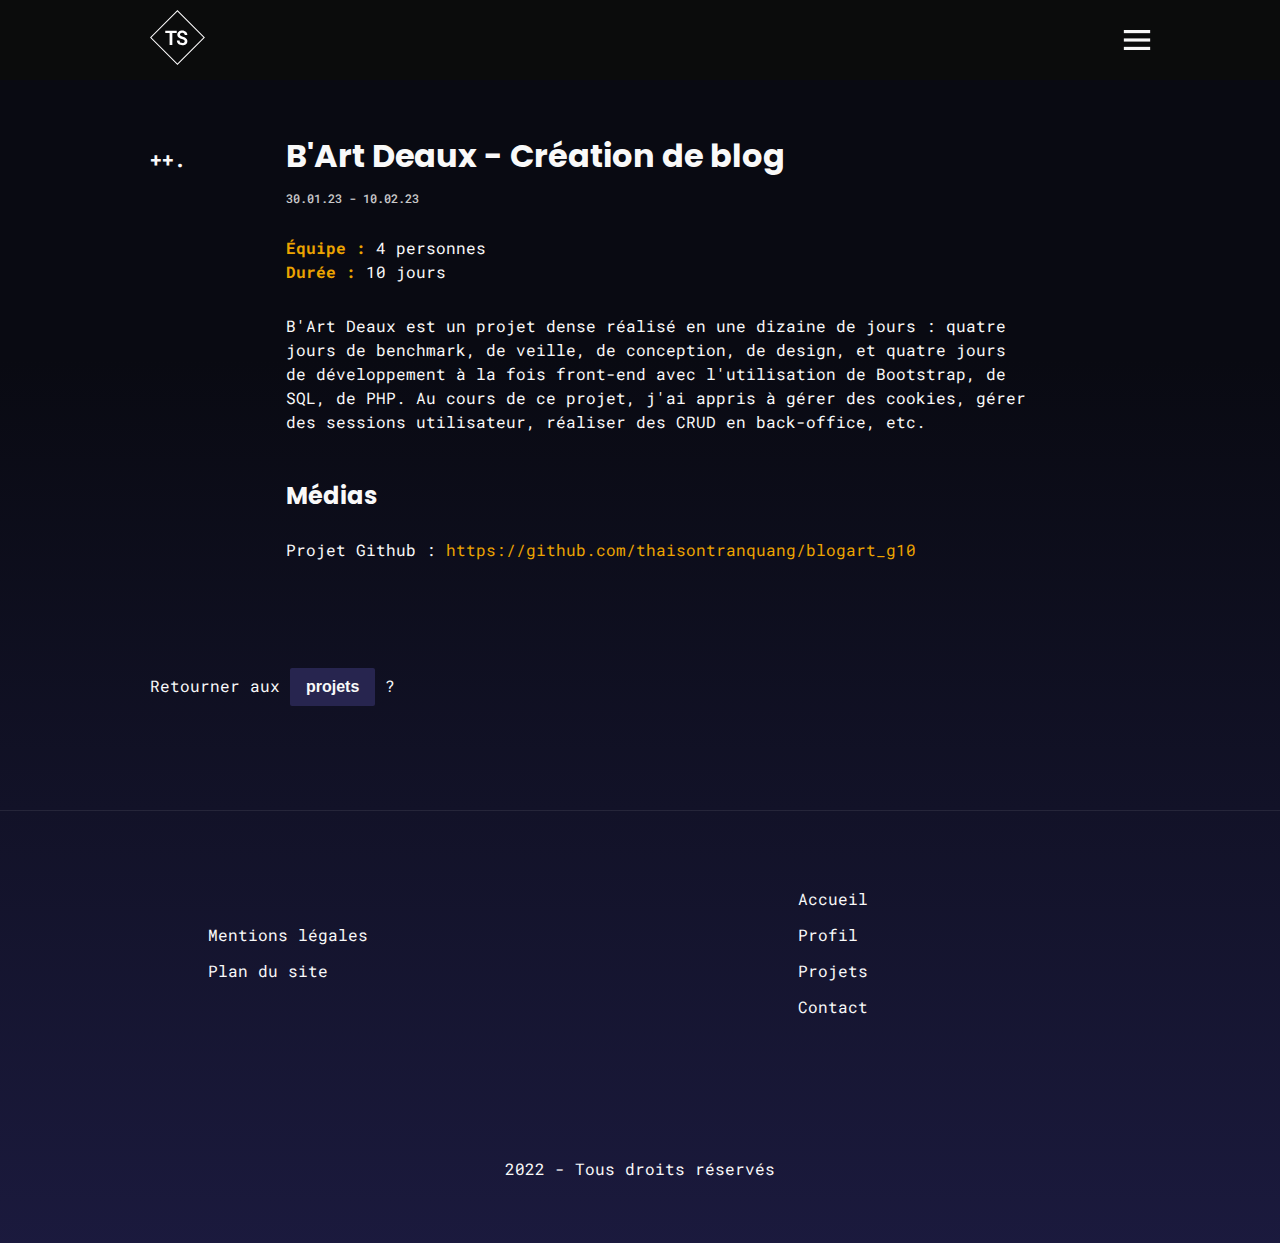
<file: html_projects/project_blog.html>
<!DOCTYPE html>
<html lang="fr">

<head>
    <meta charset="UTF-8">
    <meta http-equiv="X-UA-Compatible" content="IE=edge">
    <meta name="viewport" content="width=device-width, initial-scale=1.0">
    <title>B'Art Deaux - Création de blog - Thai-Son Tran Quang</title>
    <link rel="icon" href="/assets/img/logo.svg">
    <link rel="stylesheet" href="/assets/css/reset.css">
    <link rel="stylesheet" href="/assets/css/all.css">
    <link rel="stylesheet" href="/assets/css/index_contact.css">
    <link rel="stylesheet" href="/html_projects/style.css">
</head>

<body>
    <!--Navigation-->
    <nav role="navigation" class="desktop_nav">
        <a href="/index.html"><img src="/assets/img/logo.svg" alt="Logo"></a>
        <ul>
            <li>
                <a href="/index.html"><span>00.</span>accueil_</a>
            </li>
            <li>
                <a href="/profil.html"><span>01.</span>profil_</a>
            </li>
            <li>
                <a href="/projects.html"><span>02.</span>projets_</a>
            </li>
            <li>
                <a href="/contact.html"><span>03.</span>contact_</a>
            </li>
        </ul>
    </nav>

    <nav class="navbar_mobile closedmenu">
        <div class="navbar_mobile_grp">
            <a href="/index.html"><img src="/assets/img/logo.svg" alt="Logo"></a>
            <img src="/assets/img/menu.svg" class="navbar_mobile_button" alt="Icône ouvrante du menu mobile">
        </div>
        <ul class="hidelink">
            <li>
                <a href="/index.html"><span>00.</span>accueil_</a>
            </li>
            <li>
                <a href="/profil.html"><span>01.</span>profil_</a>
            </li>
            <li>
                <a href="/projects.html"><span>02.</span>projets_</a>
            </li>
            <li>
                <a href="/contact.html"><span>03.</span>contact_</a>
            </li>
        </ul>
    </nav>


    <!--Projet-->
    <div class="ts_container">
        <div>++.</div>
        <div>
            <h1>B'Art Deaux - Création de blog </h1>
            <span><time>30.01.23</time> - <time>10.02.23</time></span>
            <p>
                <span>Équipe :</span> 4 personnes
                <br>
                <span>Durée :</span> 10 jours
            </p>
            <p> B'Art Deaux est un projet dense réalisé en une dizaine de jours : quatre jours de benchmark, de veille, de conception, de design, et quatre jours de 
                développement à la fois <strong>front-end</strong> avec l'utilisation de Bootstrap, de SQL, de PHP. Au cours de ce projet, j'ai appris à gérer des cookies,
                gérer des sessions utilisateur, réaliser des CRUD en back-office, etc. 


            </p>
            <h2>Médias</h2>
            <p>Projet Github : <a href="https://github.com/thaisontranquang/blogart_g10"
                    target="_blank">https://github.com/thaisontranquang/blogart_g10</a></p>


        </div>
    </div>

    <!--Retour-->
    <p class="follow-up">Retourner aux <a href="/projects.html"><button>projets</button></a> ?
    </p>


    <!--Footer-->
    <footer>
        <div>
            <ul>
                <li>
                    <a href="/mentionslegales.html">Mentions légales</a>
                </li>
                <li>
                    <a href="/plansite.html">Plan du site</a>
                </li>
            </ul>

            <ul>
                <li>
                    <a href="/index.html">Accueil</a>
                </li>
                <li>
                    <a href="/profil.html">Profil</a>
                </li>
                <li>
                    <a href="/projects.html">Projets</a>
                </li>
                <li>
                    <a href="/contact.html">Contact</a>
                </li>
            </ul>
        </div>

        <div>
            <p>2022 - Tous droits réservés</p>
        </div>
    </footer>

    <script src="/assets/js/script.js"></script>


</body>

</html>
</file>
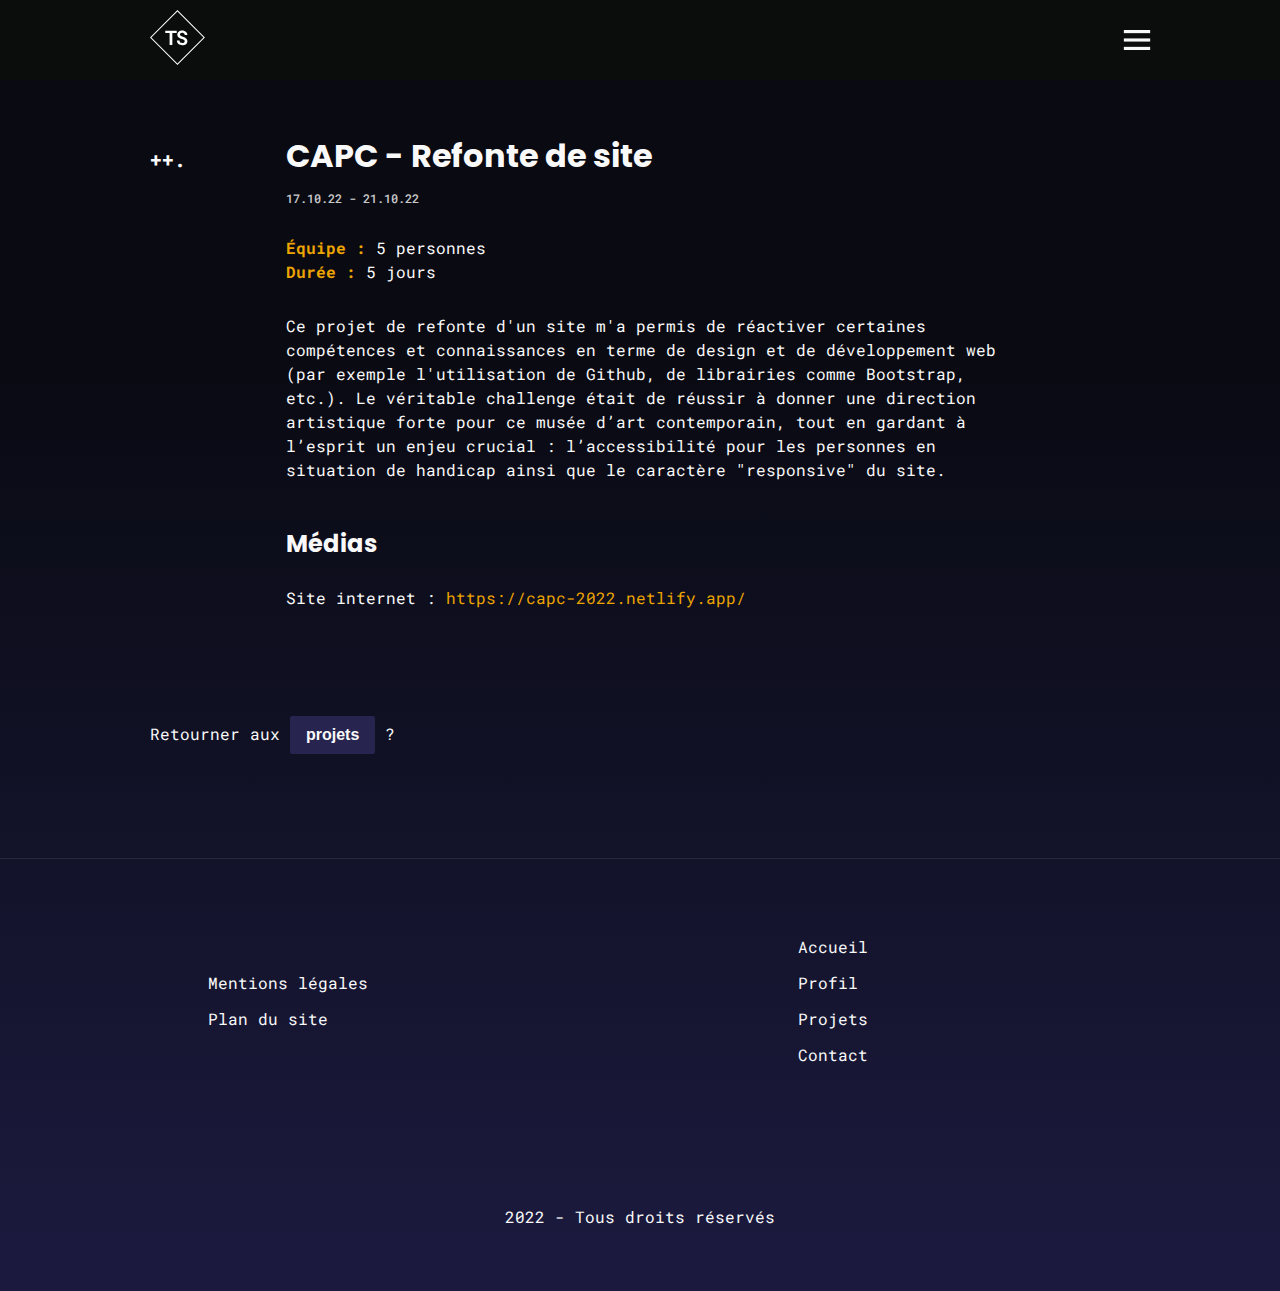
<file: html_projects/project_capc.html>
<!DOCTYPE html>
<html lang="fr">

<head>
    <meta charset="UTF-8">
    <meta http-equiv="X-UA-Compatible" content="IE=edge">
    <meta name="viewport" content="width=device-width, initial-scale=1.0">
    <title>Refonte du CAPC - Thai-Son Tran Quang</title>
    <link rel="icon" href="/assets/img/logo.svg">
    <link rel="stylesheet" href="/assets/css/reset.css">
    <link rel="stylesheet" href="/assets/css/all.css">
    <link rel="stylesheet" href="/assets/css/index_contact.css">
    <link rel="stylesheet" href="/html_projects/style.css">
</head>

<body>
    <!--Navigation-->
    <nav role="navigation" class="desktop_nav">
        <a href="/index.html"><img src="/assets/img/logo.svg" alt="Logo"></a>
        <ul>
            <li>
                <a href="/index.html"><span>00.</span>accueil_</a>
            </li>
            <li>
                <a href="/profil.html"><span>01.</span>profil_</a>
            </li>
            <li>
                <a href="/projects.html"><span>02.</span>projets_</a>
            </li>
            <li>
                <a href="/contact.html"><span>03.</span>contact_</a>
            </li>
        </ul>
    </nav>

    <nav class="navbar_mobile closedmenu">
        <div class="navbar_mobile_grp">
            <a href="/index.html"><img src="/assets/img/logo.svg" alt="Logo"></a>
            <img src="/assets/img/menu.svg" class="navbar_mobile_button" alt="Icône ouvrante du menu mobile">
        </div>
        <ul class="hidelink">
            <li>
                <a href="/index.html"><span>00.</span>accueil_</a>
            </li>
            <li>
                <a href="/profil.html"><span>01.</span>profil_</a>
            </li>
            <li>
                <a href="/projects.html"><span>02.</span>projets_</a>
            </li>
            <li>
                <a href="/contact.html"><span>03.</span>contact_</a>
            </li>
        </ul>
    </nav>


    <!--Projet-->
    <div class="ts_container">
        <div>++.</div>
        <div>
            <h1>CAPC - Refonte de site</h1>
            <span><time>17.10.22</time> - <time>21.10.22</time></span>
            <p>
                <span>Équipe :</span> 5 personnes
                <br>
                <span>Durée :</span> 5 jours
            </p>
            <p> Ce projet de refonte d'un site m'a permis de réactiver certaines compétences et connaissances en terme
                de <strong>design</strong> et de <strong>développement web</strong> (par exemple l'utilisation de
                Github, de librairies comme Bootstrap, etc.). Le véritable challenge était de réussir à donner une
                direction artistique forte pour ce musée d’art contemporain, tout en gardant à l’esprit un enjeu crucial
                : l’accessibilité pour les personnes en situation de handicap ainsi que le caractère "responsive" du site. 


            </p>
            <h2>Médias</h2>
            <p>Site internet : <a href="https://capc-2022.netlify.app/"
                    target="_blank">https://capc-2022.netlify.app/</a></p>


        </div>
    </div>

    <!--Retour-->
    <p class="follow-up">Retourner aux <a href="/projects.html"><button>projets</button></a> ?
    </p>


    <!--Footer-->
    <footer>
        <div>
            <ul>
                <li>
                    <a href="/mentionslegales.html">Mentions légales</a>
                </li>
                <li>
                    <a href="/plansite.html">Plan du site</a>
                </li>
            </ul>

            <ul>
                <li>
                    <a href="/index.html">Accueil</a>
                </li>
                <li>
                    <a href="/profil.html">Profil</a>
                </li>
                <li>
                    <a href="/projects.html">Projets</a>
                </li>
                <li>
                    <a href="/contact.html">Contact</a>
                </li>
            </ul>
        </div>

        <div>
            <p>2022 - Tous droits réservés</p>
        </div>
    </footer>

    <script src="/assets/js/script.js"></script>


</body>

</html>
</file>
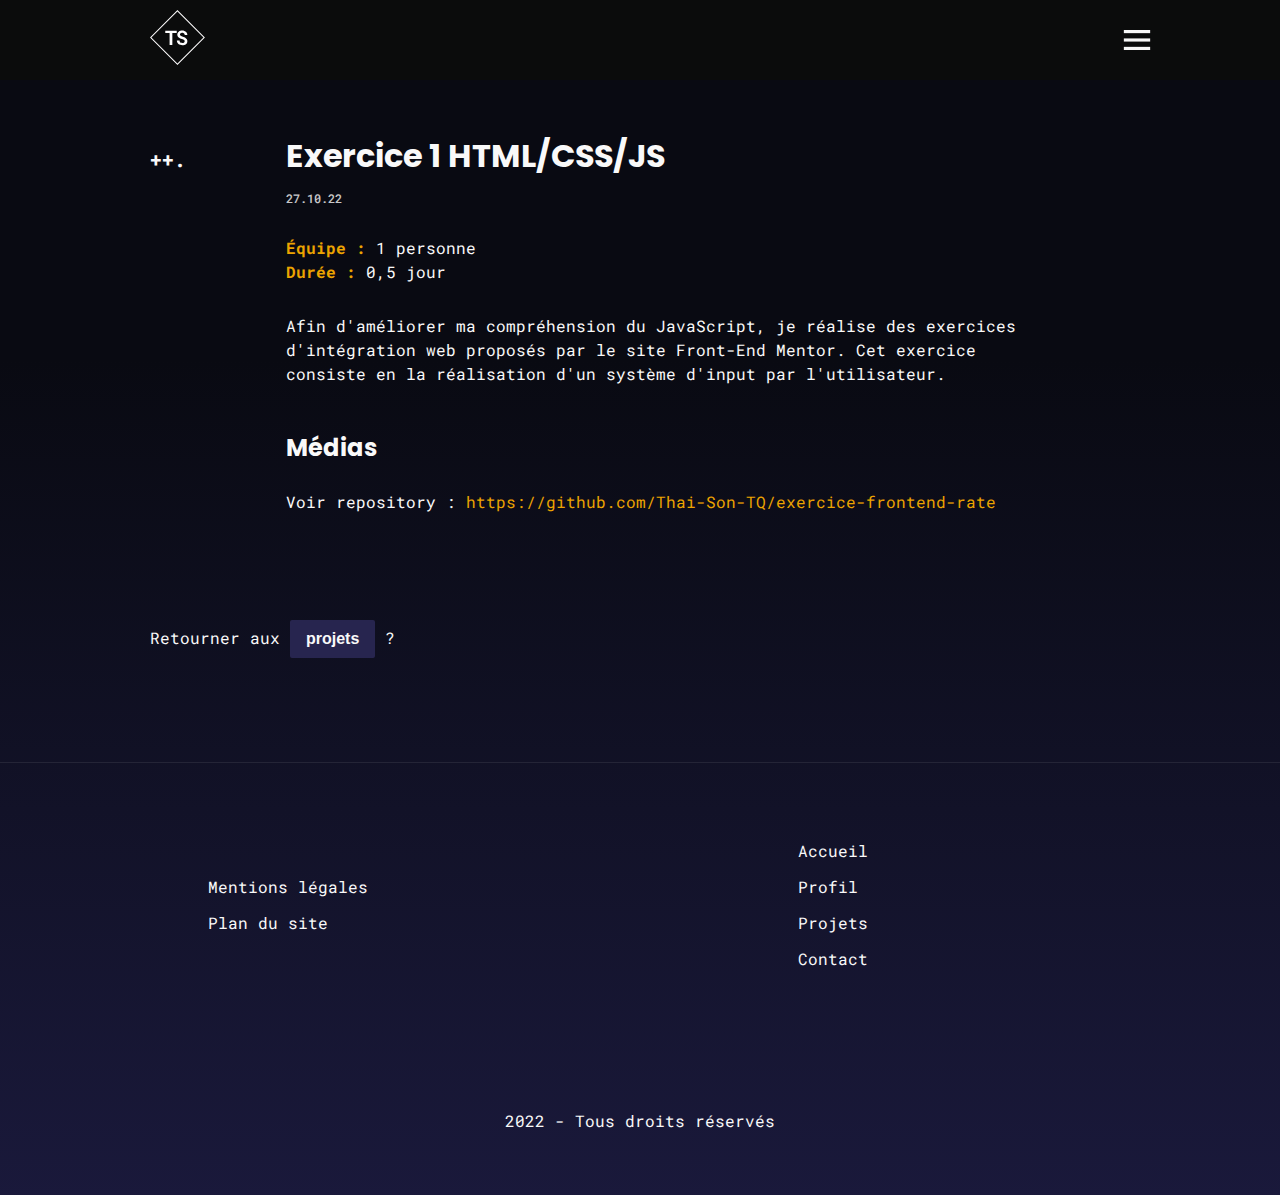
<file: html_projects/project_ex1_rating.html>
<!DOCTYPE html>
<html lang="fr">

<head>
    <meta charset="UTF-8">
    <meta http-equiv="X-UA-Compatible" content="IE=edge">
    <meta name="viewport" content="width=device-width, initial-scale=1.0">
    <title>Exercices - Thai-Son Tran Quang</title>
    <link rel="icon" href="/assets/img/logo.svg">
    <link rel="stylesheet" href="/assets/css/reset.css">
    <link rel="stylesheet" href="/assets/css/all.css">
    <link rel="stylesheet" href="/assets/css/index_contact.css">
    <link rel="stylesheet" href="/html_projects/style.css">
</head>

<body>
    <!--Navigation-->
    <nav role="navigation" class="desktop_nav">
        <a href="/index.html"><img src="/assets/img/logo.svg" alt="Logo"></a>
        <ul>
            <li>
                <a href="/index.html"><span>00.</span>accueil_</a>
            </li>
            <li>
                <a href="/profil.html"><span>01.</span>profil_</a>
            </li>
            <li>
                <a href="/projects.html"><span>02.</span>projets_</a>
            </li>
            <li>
                <a href="/contact.html"><span>03.</span>contact_</a>
            </li>
        </ul>
    </nav>

    <nav class="navbar_mobile closedmenu">
        <div class="navbar_mobile_grp">
            <a href="/index.html"><img src="/assets/img/logo.svg" alt="Logo"></a>
            <img src="/assets/img/menu.svg" class="navbar_mobile_button" alt="Icône ouvrante du menu mobile">
        </div>
        <ul class="hidelink">
            <li>
                <a href="/index.html"><span>00.</span>accueil_</a>
            </li>
            <li>
                <a href="/profil.html"><span>01.</span>profil_</a>
            </li>
            <li>
                <a href="/projects.html"><span>02.</span>projets_</a>
            </li>
            <li>
                <a href="/contact.html"><span>03.</span>contact_</a>
            </li>
        </ul>
    </nav>


    <!--Projet-->
    <div class="ts_container">
        <div>++.</div>
        <div>
            <h1>Exercice 1 HTML/CSS/JS</h1>
            <span><time>27.10.22</time></span>
            <p>
                <span>Équipe :</span> 1 personne
                <br>
                <span>Durée :</span> 0,5 jour
            </p>
            <p> Afin d'améliorer ma compréhension du JavaScript, je réalise des exercices d'<strong>intégration
                    web</strong> proposés par le site Front-End Mentor. Cet exercice consiste en la réalisation d'un
                système d'input par l'utilisateur.
            </p>
            <h2>Médias</h2>
            <p>Voir repository : <a href="https://github.com/Thai-Son-TQ/exercice-frontend-rate"
                    target="_blank">https://github.com/Thai-Son-TQ/exercice-frontend-rate</a></p>


        </div>
    </div>

    <!--Retour-->
    <p class="follow-up">Retourner aux <a href="/projects.html"><button>projets</button></a> ?
    </p>


    <!--Footer-->
    <footer>
        <div>
            <ul>
                <li>
                    <a href="/mentionslegales.html">Mentions légales</a>
                </li>
                <li>
                    <a href="/plansite.html">Plan du site</a>
                </li>
            </ul>

            <ul>
                <li>
                    <a href="/index.html">Accueil</a>
                </li>
                <li>
                    <a href="/profil.html">Profil</a>
                </li>
                <li>
                    <a href="/projects.html">Projets</a>
                </li>
                <li>
                    <a href="/contact.html">Contact</a>
                </li>
            </ul>
        </div>

        <div>
            <p>2022 - Tous droits réservés</p>
        </div>
    </footer>

    <script src="/assets/js/script.js"></script>


</body>

</html>
</file>
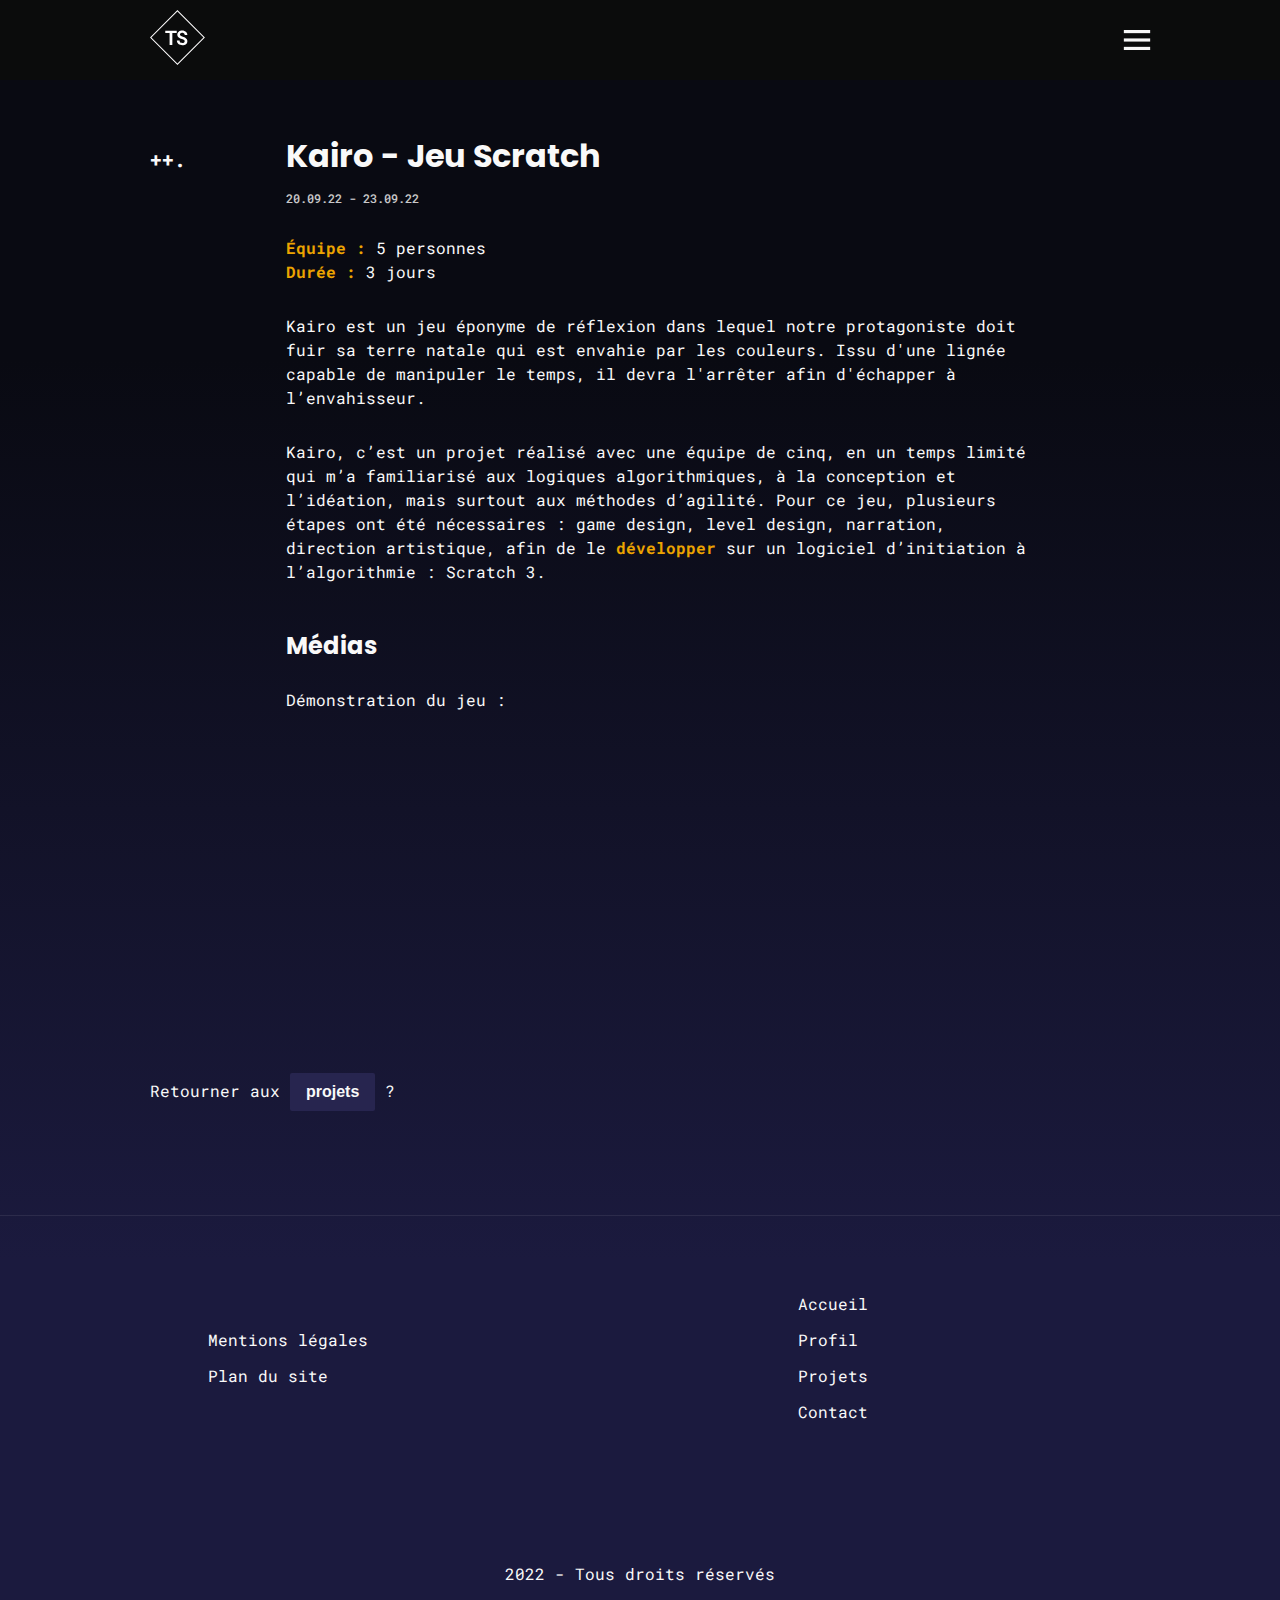
<file: html_projects/project_kairo.html>
<!DOCTYPE html>
<html lang="fr">

<head>
    <meta charset="UTF-8">
    <meta http-equiv="X-UA-Compatible" content="IE=edge">
    <meta name="viewport" content="width=device-width, initial-scale=1.0">
    <title>Kairo - Thai-Son Tran Quang</title>
    <link rel="icon" href="/assets/img/logo.svg">
    <link rel="stylesheet" href="/assets/css/reset.css">
    <link rel="stylesheet" href="/assets/css/all.css">
    <link rel="stylesheet" href="/assets/css/index_contact.css">
    <link rel="stylesheet" href="/html_projects/style.css">
</head>

<body>
    <!--Navigation-->
    <nav role="navigation" class="desktop_nav">
        <a href="/index.html"><img src="/assets/img/logo.svg" alt="Logo"></a>
        <ul>
            <li>
                <a href="/index.html"><span>00.</span>accueil_</a>
            </li>
            <li>
                <a href="/profil.html"><span>01.</span>profil_</a>
            </li>
            <li>
                <a href="/projects.html"><span>02.</span>projets_</a>
            </li>
            <li>
                <a href="/contact.html"><span>03.</span>contact_</a>
            </li>
        </ul>
    </nav>

    <nav class="navbar_mobile closedmenu">
        <div class="navbar_mobile_grp">
            <a href="/index.html"><img src="/assets/img/logo.svg" alt="Logo"></a>
            <img src="/assets/img/menu.svg" class="navbar_mobile_button" alt="Icône ouvrante du menu mobile">
        </div>
        <ul class="hidelink">
            <li>
                <a href="/index.html"><span>00.</span>accueil_</a>
            </li>
            <li>
                <a href="/profil.html"><span>01.</span>profil_</a>
            </li>
            <li>
                <a href="/projects.html"><span>02.</span>projets_</a>
            </li>
            <li>
                <a href="/contact.html"><span>03.</span>contact_</a>
            </li>
        </ul>
    </nav>


    <!--Projet-->
    <div class="ts_container">
        <div>++.</div>
        <div>
            <h1>Kairo - Jeu Scratch</h1>
            <span><time>20.09.22</time> - <time>23.09.22 </time></span>
            <p>
                <span>Équipe :</span> 5 personnes
                <br>
                <span>Durée :</span> 3 jours
            </p>
            <p><i>Kairo est un jeu éponyme de réflexion dans lequel notre protagoniste doit fuir sa terre natale qui est
                    envahie par les couleurs. Issu d'une lignée capable de manipuler le temps, il devra l'arrêter afin
                    d'échapper à l’envahisseur.</i></p>

            <p>Kairo, c’est un projet réalisé avec une équipe de cinq, en un temps limité qui m’a familiarisé aux
                logiques algorithmiques, à la conception et l’idéation, mais surtout aux méthodes d’agilité. Pour ce
                jeu, plusieurs étapes ont été nécessaires : game <strong>design</strong>, level design, narration,
                direction artistique, afin de le <strong><span>développer</span></strong> sur un logiciel d’initiation à
                l’algorithmie : Scratch 3.</p>
            <h2>Médias</h2>

            <p>Démonstration du jeu : </p>
            <div class="media">
                <iframe src="https://www.youtube.com/embed/f4YgQLjQgOk" title="YouTube video player" frameborder="0"
                    allow="accelerometer; autoplay; clipboard-write; encrypted-media; gyroscope; picture-in-picture"
                    allowfullscreen></iframe>
            </div>
        </div>
    </div>
    
        <!--Retour-->
        <p class="follow-up">Retourner aux <a href="/projects.html"><button>projets</button></a> ?
        </p>


    <!--Footer-->
    <footer>
        <div>
            <ul>
                <li>
                    <a href="/mentionslegales.html">Mentions légales</a>
                </li>
                <li>
                    <a href="/plansite.html">Plan du site</a>
                </li>
            </ul>

            <ul>
                <li>
                    <a href="/index.html">Accueil</a>
                </li>
                <li>
                    <a href="/profil.html">Profil</a>
                </li>
                <li>
                    <a href="/projects.html">Projets</a>
                </li>
                <li>
                    <a href="/contact.html">Contact</a>
                </li>
            </ul>
        </div>

        <div>
            <p>2022 - Tous droits réservés</p>
        </div>
    </footer>

    <script src="/assets/js/script.js"></script>


</body>

</html>
</file>
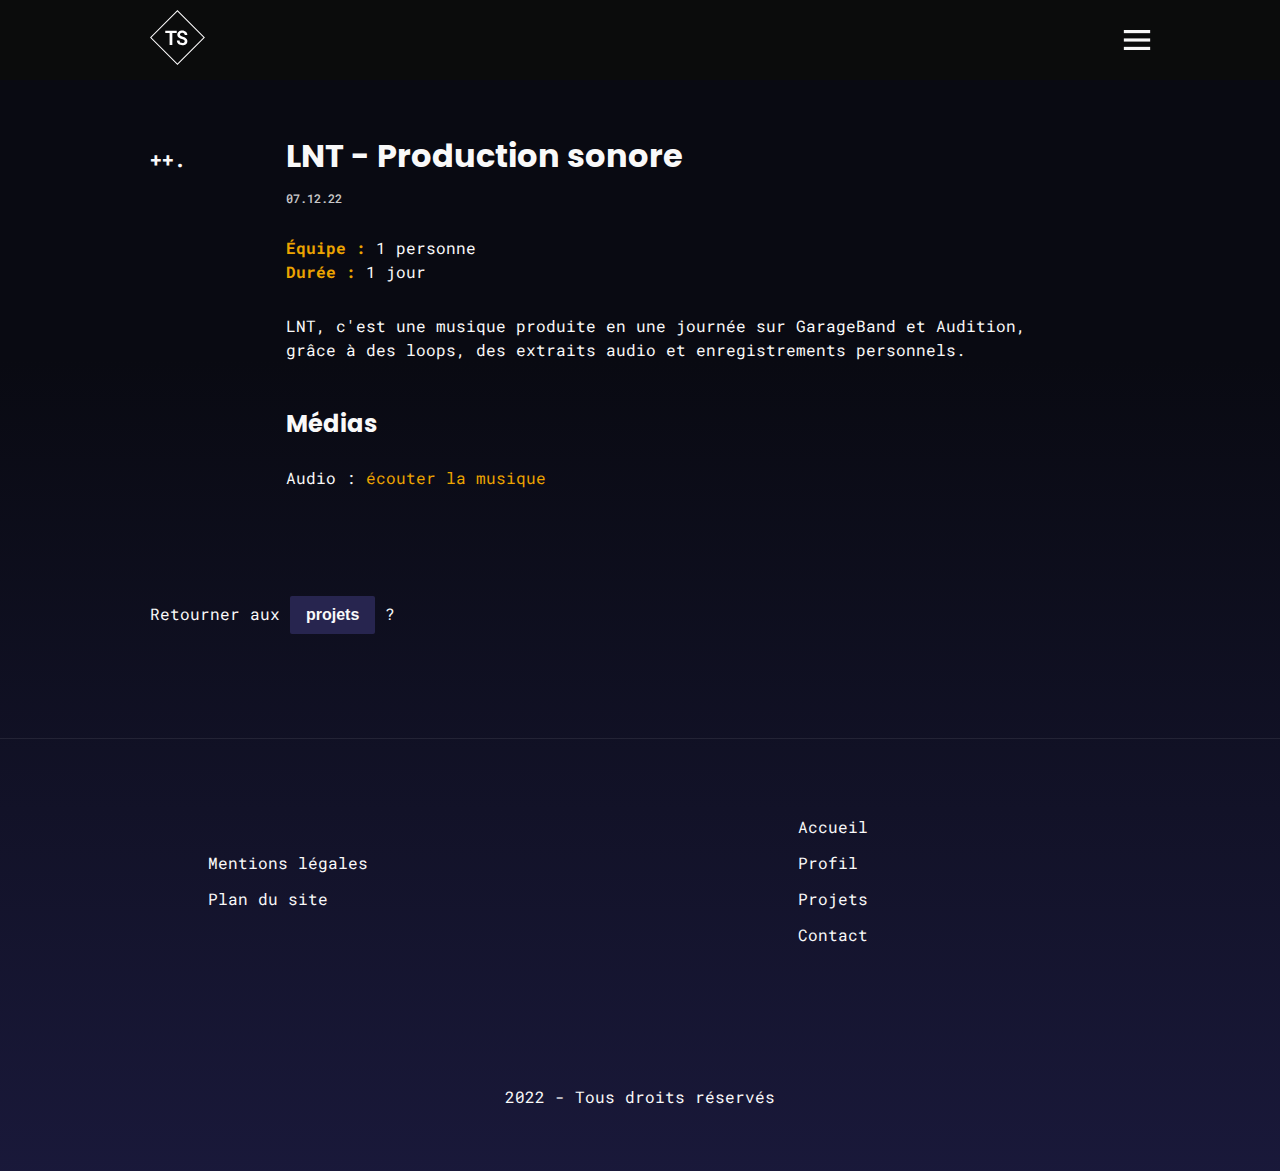
<file: html_projects/project_LNT.html>
<!DOCTYPE html>
<html lang="fr">

<head>
    <meta charset="UTF-8">
    <meta http-equiv="X-UA-Compatible" content="IE=edge">
    <meta name="viewport" content="width=device-width, initial-scale=1.0">
    <title>LNT - Thai-Son Tran Quang</title>
    <link rel="icon" href="/assets/img/logo.svg">
    <link rel="stylesheet" href="/assets/css/reset.css">
    <link rel="stylesheet" href="/assets/css/all.css">
    <link rel="stylesheet" href="/assets/css/index_contact.css">
    <link rel="stylesheet" href="/html_projects/style.css">
</head>

<body>
    <!--Navigation-->
    <nav role="navigation" class="desktop_nav">
        <a href="/index.html"><img src="/assets/img/logo.svg" alt="Logo"></a>
        <ul>
            <li>
                <a href="/index.html"><span>00.</span>accueil_</a>
            </li>
            <li>
                <a href="/profil.html"><span>01.</span>profil_</a>
            </li>
            <li>
                <a href="/projects.html"><span>02.</span>projets_</a>
            </li>
            <li>
                <a href="/contact.html"><span>03.</span>contact_</a>
            </li>
        </ul>
    </nav>

    <nav class="navbar_mobile closedmenu">
        <div class="navbar_mobile_grp">
            <a href="/index.html"><img src="/assets/img/logo.svg" alt="Logo"></a>
            <img src="/assets/img/menu.svg" class="navbar_mobile_button" alt="Icône ouvrante du menu mobile">
        </div>
        <ul class="hidelink">
            <li>
                <a href="/index.html"><span>00.</span>accueil_</a>
            </li>
            <li>
                <a href="/profil.html"><span>01.</span>profil_</a>
            </li>
            <li>
                <a href="/projects.html"><span>02.</span>projets_</a>
            </li>
            <li>
                <a href="/contact.html"><span>03.</span>contact_</a>
            </li>
        </ul>
    </nav>


    <!--Projet-->
    <div class="ts_container">
        <div>++.</div>
        <div>
            <h1>LNT - Production sonore</h1>
            <span><time>07.12.22</time></span>
            <p>
                <span>Équipe :</span>  1 personne
                <br>
                <span>Durée :</span> 1 jour
            </p>
            <p> LNT, c'est une musique produite en une journée sur GarageBand et Audition, grâce à des loops, 
                des extraits audio et enregistrements personnels.
            </p>
            <h2>Médias</h2>
            <p>Audio : <a href="https://drive.google.com/file/d/1c0ujKfk1J2rtEbjYBO4Pz8nMVAc8Xr6w/view?usp=sharing"
                    target="_blank">écouter la musique</a></p>


        </div>
    </div>

    <!--Retour-->
    <p class="follow-up">Retourner aux <a href="/projects.html"><button>projets</button></a> ?
    </p>


    <!--Footer-->
    <footer>
        <div>
            <ul>
                <li>
                    <a href="/mentionslegales.html">Mentions légales</a>
                </li>
                <li>
                    <a href="/plansite.html">Plan du site</a>
                </li>
            </ul>

            <ul>
                <li>
                    <a href="/index.html">Accueil</a>
                </li>
                <li>
                    <a href="/profil.html">Profil</a>
                </li>
                <li>
                    <a href="/projects.html">Projets</a>
                </li>
                <li>
                    <a href="/contact.html">Contact</a>
                </li>
            </ul>
        </div>

        <div>
            <p>2022 - Tous droits réservés</p>
        </div>
    </footer>

    <script src="/assets/js/script.js"></script>


</body>

</html>
</file>
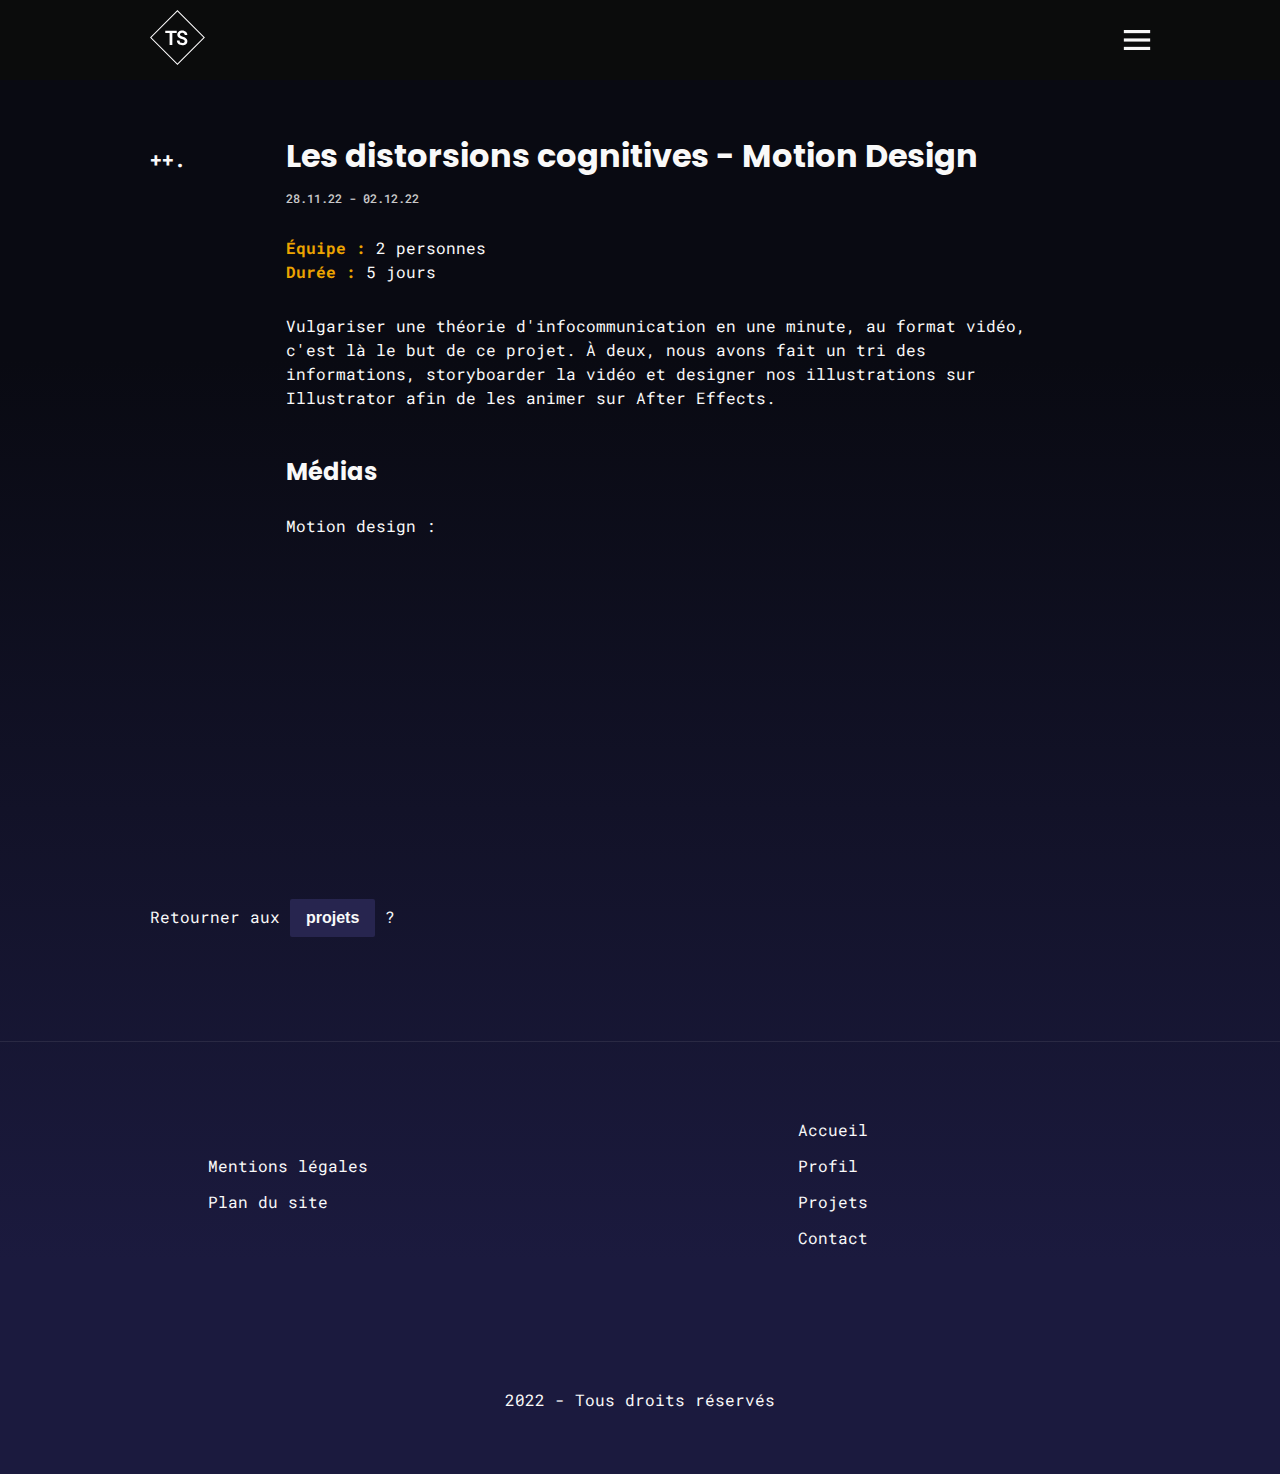
<file: html_projects/project_motion.html>
<!DOCTYPE html>
<html lang="fr">

<head>
    <meta charset="UTF-8">
    <meta http-equiv="X-UA-Compatible" content="IE=edge">
    <meta name="viewport" content="width=device-width, initial-scale=1.0">
    <title>Les distorsions cognitives - Thai-Son Tran Quang</title>
    <link rel="icon" href="/assets/img/logo.svg">
    <link rel="stylesheet" href="/assets/css/reset.css">
    <link rel="stylesheet" href="/assets/css/all.css">
    <link rel="stylesheet" href="/assets/css/index_contact.css">
    <link rel="stylesheet" href="/html_projects/style.css">
</head>

<body>
    <!--Navigation-->
    <nav role="navigation" class="desktop_nav">
        <a href="/index.html"><img src="/assets/img/logo.svg" alt="Logo"></a>
        <ul>
            <li>
                <a href="/index.html"><span>00.</span>accueil_</a>
            </li>
            <li>
                <a href="/profil.html"><span>01.</span>profil_</a>
            </li>
            <li>
                <a href="/projects.html"><span>02.</span>projets_</a>
            </li>
            <li>
                <a href="/contact.html"><span>03.</span>contact_</a>
            </li>
        </ul>
    </nav>

    <nav class="navbar_mobile closedmenu">
        <div class="navbar_mobile_grp">
            <a href="/index.html"><img src="/assets/img/logo.svg" alt="Logo"></a>
            <img src="/assets/img/menu.svg" class="navbar_mobile_button" alt="Icône ouvrante du menu mobile">
        </div>
        <ul class="hidelink">
            <li>
                <a href="/index.html"><span>00.</span>accueil_</a>
            </li>
            <li>
                <a href="/profil.html"><span>01.</span>profil_</a>
            </li>
            <li>
                <a href="/projects.html"><span>02.</span>projets_</a>
            </li>
            <li>
                <a href="/contact.html"><span>03.</span>contact_</a>
            </li>
        </ul>
    </nav>


    <!--Projet-->
    <div class="ts_container">
        <div>++.</div>
        <div>
            <h1>Les distorsions cognitives - Motion Design</h1>
            <span><time>28.11.22</time> - <time>02.12.22 </time></span>
            <p>
                <span>Équipe :</span> 2 personnes
                <br>
                <span>Durée :</span> 5 jours
            </p>
            <p> Vulgariser une théorie d'infocommunication en une minute, au format vidéo, c'est là le but de ce
                projet.
                À deux, nous avons fait un tri des informations, storyboarder la vidéo et <strong>designer</strong> nos
                illustrations sur Illustrator
                afin de les animer sur After Effects.
            </p>
            <h2>Médias</h2>
            <p>Motion design : </p>
            <div class="media">
                <iframe src="https://www.youtube.com/embed/thnVjM5Q28A" title="YouTube video player" frameborder="0"
                    allow="accelerometer; autoplay; clipboard-write; encrypted-media; gyroscope; picture-in-picture"
                    allowfullscreen></iframe>
            </div>


        </div>
    </div>

    <!--Retour-->
    <p class="follow-up">Retourner aux <a href="/projects.html"><button>projets</button></a> ?
    </p>


    <!--Footer-->
    <footer>
        <div>
            <ul>
                <li>
                    <a href="/mentionslegales.html">Mentions légales</a>
                </li>
                <li>
                    <a href="/plansite.html">Plan du site</a>
                </li>
            </ul>

            <ul>
                <li>
                    <a href="/index.html">Accueil</a>
                </li>
                <li>
                    <a href="/profil.html">Profil</a>
                </li>
                <li>
                    <a href="/projects.html">Projets</a>
                </li>
                <li>
                    <a href="/contact.html">Contact</a>
                </li>
            </ul>
        </div>

        <div>
            <p>2022 - Tous droits réservés</p>
        </div>
    </footer>

    <script src="/assets/js/script.js"></script>


</body>

</html>
</file>
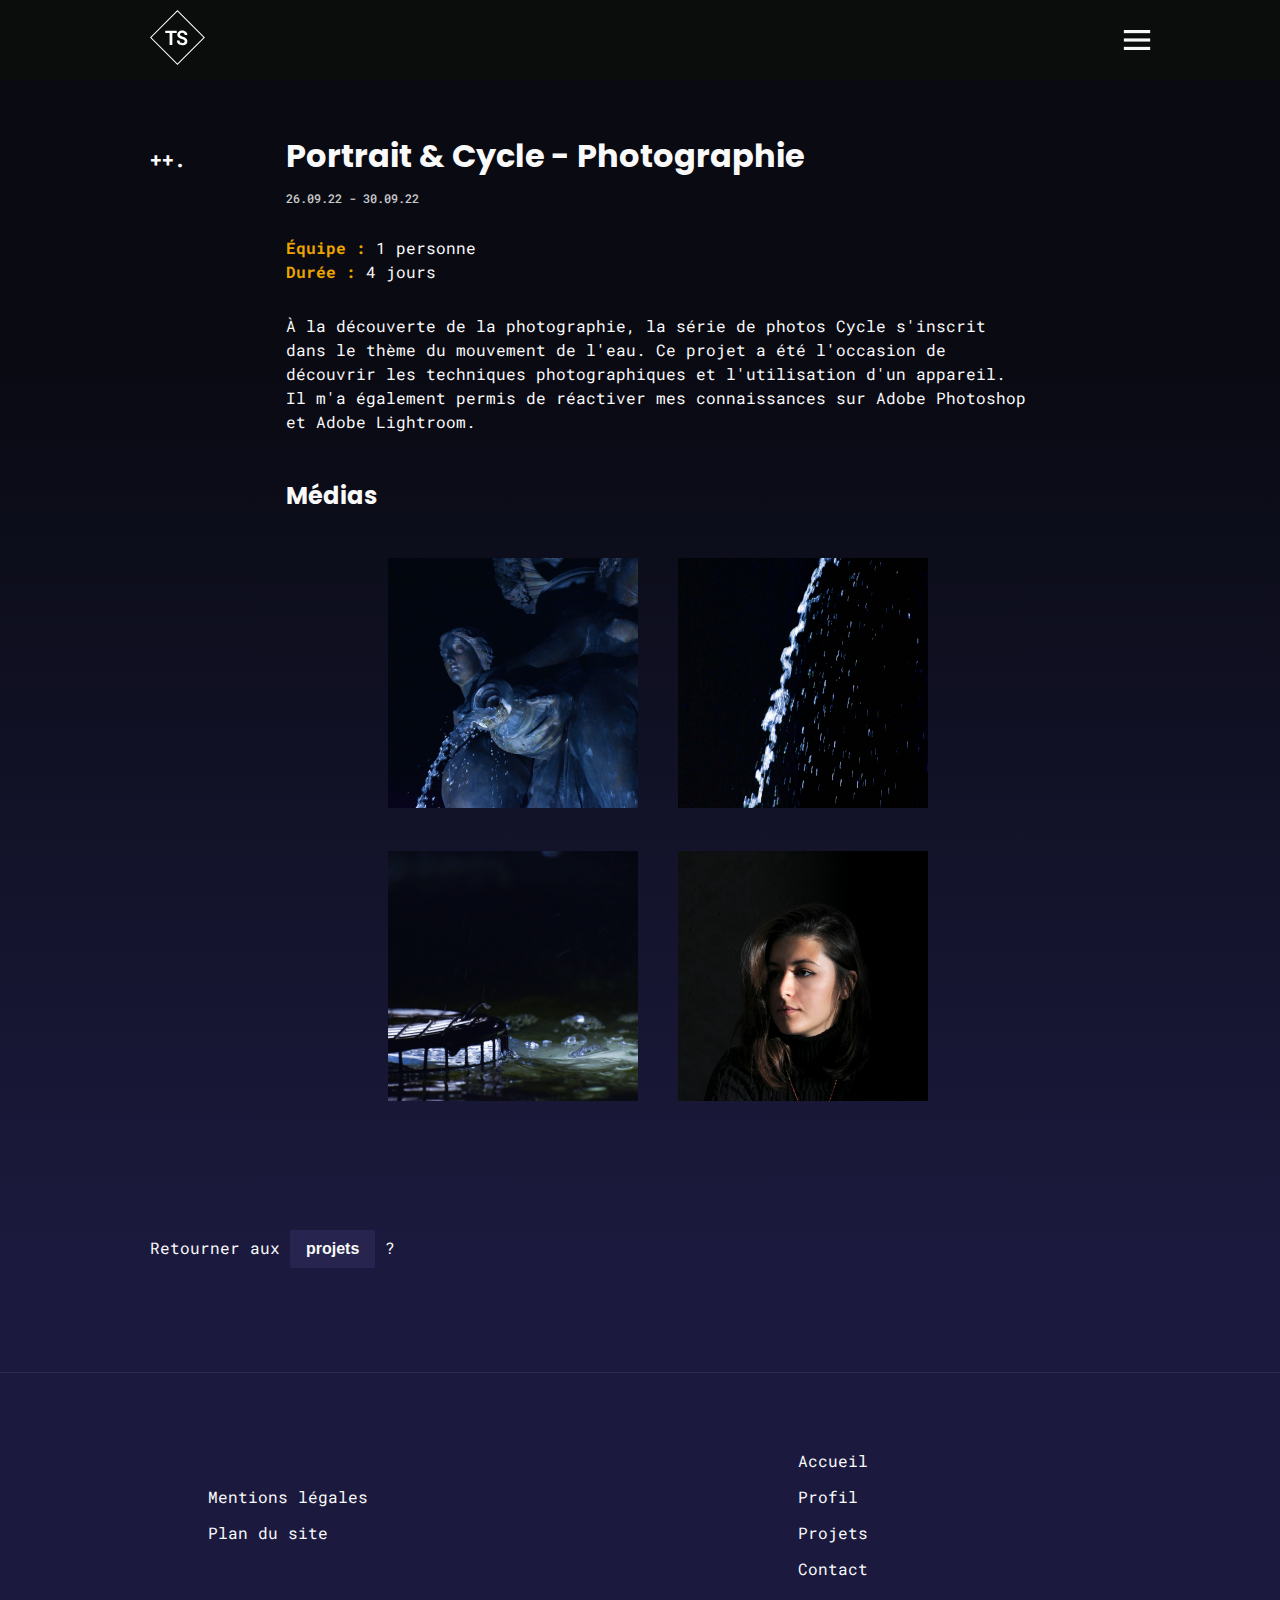
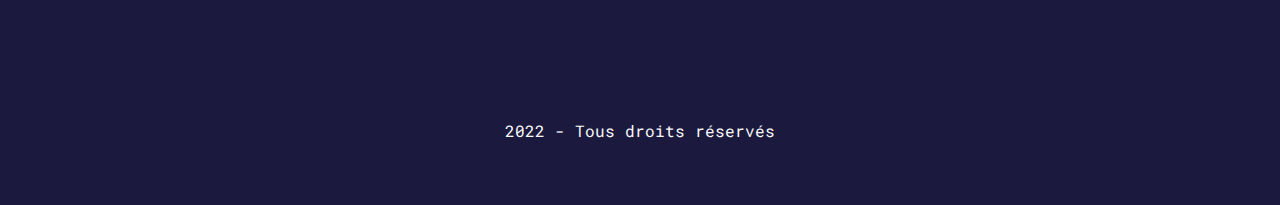
<file: html_projects/project_photograph.html>
<!DOCTYPE html>
<html lang="fr">

<head>
    <meta charset="UTF-8">
    <meta http-equiv="X-UA-Compatible" content="IE=edge">
    <meta name="viewport" content="width=device-width, initial-scale=1.0">
    <title>Cycle et Portrait - Thai-Son Tran Quang</title>
    <link rel="icon" href="/assets/img/logo.svg">
    <link rel="stylesheet" href="/assets/css/reset.css">
    <link rel="stylesheet" href="/assets/css/all.css">
    <link rel="stylesheet" href="/assets/css/index_contact.css">
    <link rel="stylesheet" href="/html_projects/style.css">
</head>

<body>
    <!--Navigation-->
    <nav role="navigation" class="desktop_nav">
        <a href="/index.html"><img src="/assets/img/logo.svg" alt="Logo"></a>
        <ul>
            <li>
                <a href="/index.html"><span>00.</span>accueil_</a>
            </li>
            <li>
                <a href="/profil.html"><span>01.</span>profil_</a>
            </li>
            <li>
                <a href="/projects.html"><span>02.</span>projets_</a>
            </li>
            <li>
                <a href="/contact.html"><span>03.</span>contact_</a>
            </li>
        </ul>
    </nav>

    <nav class="navbar_mobile closedmenu">
        <div class="navbar_mobile_grp">
            <a href="/index.html"><img src="/assets/img/logo.svg" alt="Logo"></a>
            <img src="/assets/img/menu.svg" class="navbar_mobile_button" alt="Icône ouvrante du menu mobile">
        </div>
        <ul class="hidelink">
            <li>
                <a href="/index.html"><span>00.</span>accueil_</a>
            </li>
            <li>
                <a href="/profil.html"><span>01.</span>profil_</a>
            </li>
            <li>
                <a href="/projects.html"><span>02.</span>projets_</a>
            </li>
            <li>
                <a href="/contact.html"><span>03.</span>contact_</a>
            </li>
        </ul>
    </nav>


    <!--Projet-->
    <div class="ts_container">
        <div>++.</div>
        <div>
            <h1>Portrait & Cycle - Photographie</h1>
            <span><time>26.09.22</time> - <time>30.09.22</time></span>
            <p>
                <span>Équipe :</span> 1 personne
                <br>
                <span>Durée :</span> 4 jours
            </p>
            <p> À la découverte de la photographie, la série de photos <i>Cycle</i> s'inscrit dans le thème du mouvement
                de l'eau. Ce projet a été l'occasion de découvrir les techniques photographiques et l'utilisation d'un
                appareil.
                Il m'a également permis de réactiver mes connaissances sur Adobe Photoshop et Adobe Lightroom.
            </p>
            <h2>Médias</h2>
            <div class="media">
                <a href="/html_projects/ressources/TRANQUANG_Thai-Son_Cycle1.webp" target="_blank"> <img src="/html_projects/ressources/TRANQUANG_Thai-Son_Cycle1.webp" alt="Cycle photo une"></a>
                <a href="/html_projects/ressources/TRANQUANG_Thai-Son_Cycle2.webp" target="_blank"> <img src="/html_projects/ressources/TRANQUANG_Thai-Son_Cycle2.webp" alt="Cycle photo deux"></a>
                <a href="/html_projects/ressources/TRANQUANG_Thai-Son_Cycle3.webp" target="_blank"> <img src="/html_projects/ressources/TRANQUANG_Thai-Son_Cycle3.webp" alt="Cycle photo trois"></a>
                <a href="/html_projects/ressources/TRANQUANG_Thai-Son_Portrait-libre.webp" target="_blank"> <img src="/html_projects/ressources/TRANQUANG_Thai-Son_Portrait-libre.webp" alt="Portrait"></a>

            </div>
        </div>
    </div>

    <!--Retour-->
    <p class="follow-up">Retourner aux <a href="/projects.html"><button>projets</button></a> ?
    </p>


    <!--Footer-->
    <footer>
        <div>
            <ul>
                <li>
                    <a href="/mentionslegales.html">Mentions légales</a>
                </li>
                <li>
                    <a href="/plansite.html">Plan du site</a>
                </li>
            </ul>

            <ul>
                <li>
                    <a href="/index.html">Accueil</a>
                </li>
                <li>
                    <a href="/profil.html">Profil</a>
                </li>
                <li>
                    <a href="/projects.html">Projets</a>
                </li>
                <li>
                    <a href="/contact.html">Contact</a>
                </li>
            </ul>
        </div>

        <div>
            <p>2022 - Tous droits réservés</p>
        </div>
    </footer>

    <script src="/assets/js/script.js"></script>


</body>

</html>
</file>
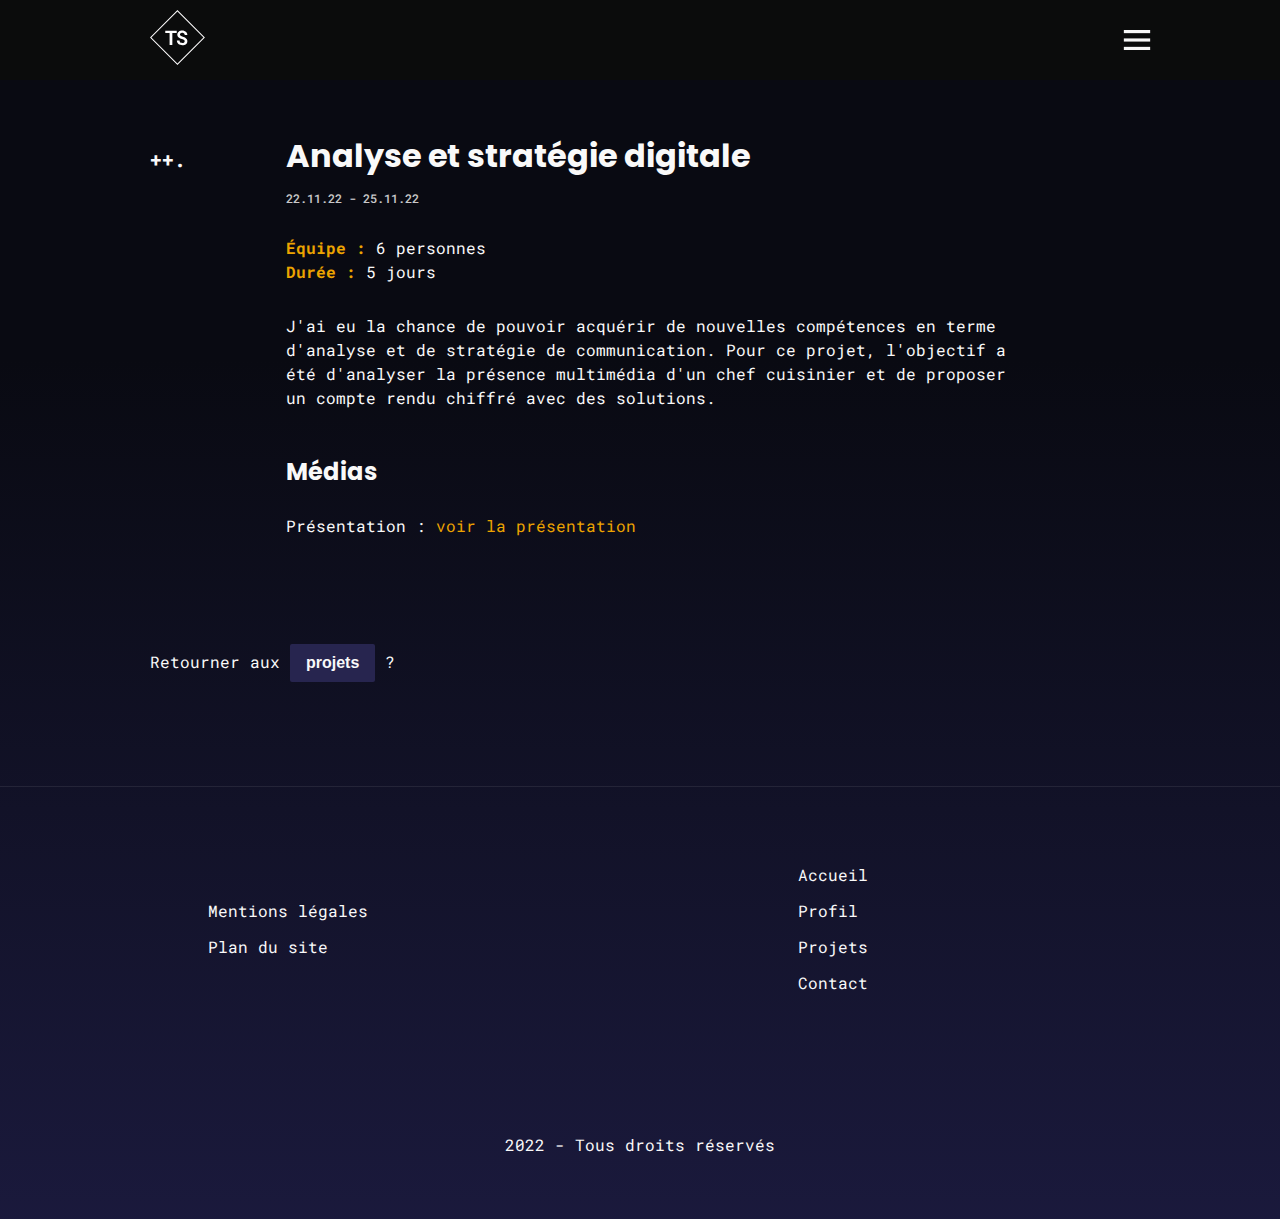
<file: html_projects/project_pub.html>
<!DOCTYPE html>
<html lang="fr">

<head>
    <meta charset="UTF-8">
    <meta http-equiv="X-UA-Compatible" content="IE=edge">
    <meta name="viewport" content="width=device-width, initial-scale=1.0">
    <title>Stratégie de communication - Thai-Son Tran Quang</title>
    <link rel="icon" href="/assets/img/logo.svg">
    <link rel="stylesheet" href="/assets/css/reset.css">
    <link rel="stylesheet" href="/assets/css/all.css">
    <link rel="stylesheet" href="/assets/css/index_contact.css">
    <link rel="stylesheet" href="/html_projects/style.css">
</head>

<body>
    <!--Navigation-->
    <nav role="navigation" class="desktop_nav">
        <a href="/index.html"><img src="/assets/img/logo.svg" alt="Logo"></a>
        <ul>
            <li>
                <a href="/index.html"><span>00.</span>accueil_</a>
            </li>
            <li>
                <a href="/profil.html"><span>01.</span>profil_</a>
            </li>
            <li>
                <a href="/projects.html"><span>02.</span>projets_</a>
            </li>
            <li>
                <a href="/contact.html"><span>03.</span>contact_</a>
            </li>
        </ul>
    </nav>

    <nav class="navbar_mobile closedmenu">
        <div class="navbar_mobile_grp">
            <a href="/index.html"><img src="/assets/img/logo.svg" alt="Logo"></a>
            <img src="/assets/img/menu.svg" class="navbar_mobile_button" alt="Icône ouvrante du menu mobile">
        </div>
        <ul class="hidelink">
            <li>
                <a href="/index.html"><span>00.</span>accueil_</a>
            </li>
            <li>
                <a href="/profil.html"><span>01.</span>profil_</a>
            </li>
            <li>
                <a href="/projects.html"><span>02.</span>projets_</a>
            </li>
            <li>
                <a href="/contact.html"><span>03.</span>contact_</a>
            </li>
        </ul>
    </nav>


    <!--Projet-->
    <div class="ts_container">
        <div>++.</div>
        <div>
            <h1>Analyse et stratégie digitale</h1>
            <span><time>22.11.22</time> - <time>25.11.22 </time></span>
            <p>
                <span>Équipe :</span> 6 personnes
                <br>
                <span>Durée :</span> 5 jours
            </p>
            <p> J'ai eu la chance de pouvoir acquérir de nouvelles compétences en terme d'analyse et de stratégie de communication. Pour ce projet,
                l'objectif a été d'analyser la présence multimédia d'un chef cuisinier et de proposer un compte rendu chiffré avec des solutions.  
            </p>
            <h2>Médias</h2>
            <p>Présentation : <a href="https://www.figma.com/proto/youA2hDjqfARI7Z2PI4lpf/Com-d'un-Chef?page-id=0%3A1&node-id=1%3A2&viewport=374%2C127%2C0.03&scaling=contain&starting-point-node-id=2%3A91"
                    target="_blank">voir la présentation</a></p>


        </div>
    </div>

    <!--Retour-->
    <p class="follow-up">Retourner aux <a href="/projects.html"><button>projets</button></a> ?
    </p>


    <!--Footer-->
    <footer>
        <div>
            <ul>
                <li>
                    <a href="/mentionslegales.html">Mentions légales</a>
                </li>
                <li>
                    <a href="/plansite.html">Plan du site</a>
                </li>
            </ul>

            <ul>
                <li>
                    <a href="/index.html">Accueil</a>
                </li>
                <li>
                    <a href="/profil.html">Profil</a>
                </li>
                <li>
                    <a href="/projects.html">Projets</a>
                </li>
                <li>
                    <a href="/contact.html">Contact</a>
                </li>
            </ul>
        </div>

        <div>
            <p>2022 - Tous droits réservés</p>
        </div>
    </footer>

    <script src="/assets/js/script.js"></script>


</body>

</html>
</file>
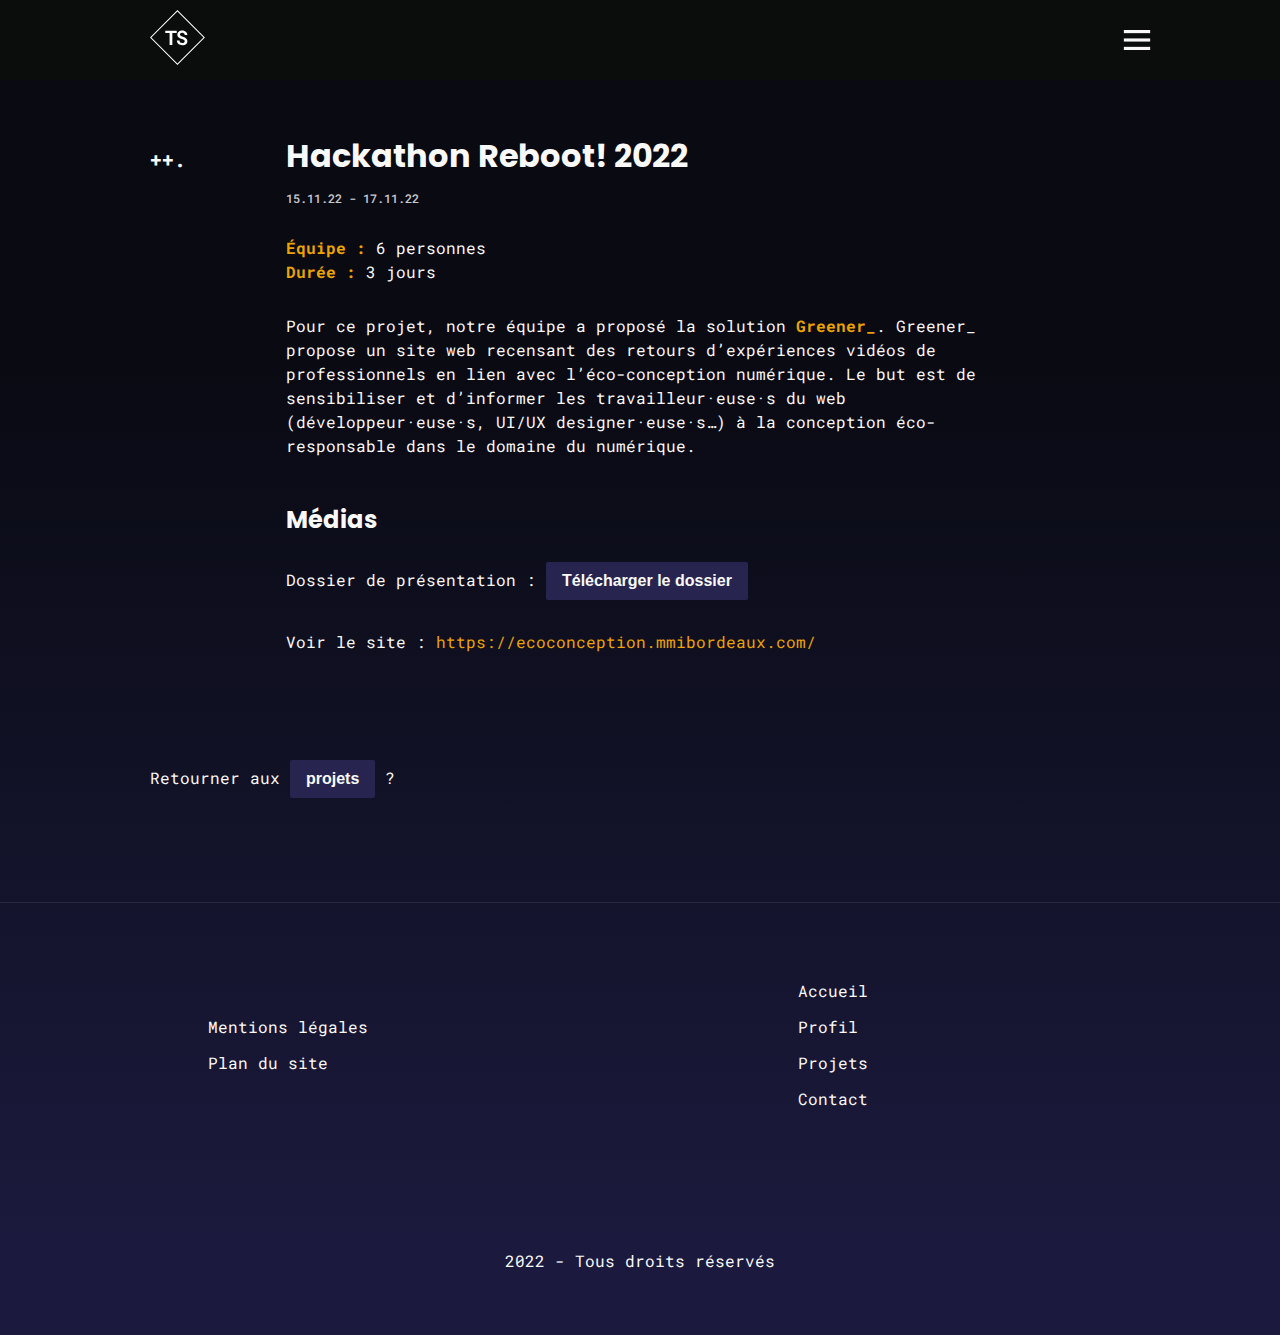
<file: html_projects/project_reboot2022.html>
<!DOCTYPE html>
<html lang="fr">

<head>
    <meta charset="UTF-8">
    <meta http-equiv="X-UA-Compatible" content="IE=edge">
    <meta name="viewport" content="width=device-width, initial-scale=1.0">
    <title>Reboot! 2022 - Thai-Son Tran Quang</title>
    <link rel="icon" href="/assets/img/logo.svg">
    <link rel="stylesheet" href="/assets/css/reset.css">
    <link rel="stylesheet" href="/assets/css/all.css">
    <link rel="stylesheet" href="/assets/css/index_contact.css">
    <link rel="stylesheet" href="/html_projects/style.css">
</head>

<body>
    <!--Navigation-->
    <nav role="navigation" class="desktop_nav">
        <a href="/index.html"><img src="/assets/img/logo.svg" alt="Logo"></a>
        <ul>
            <li>
                <a href="/index.html"><span>00.</span>accueil_</a>
            </li>
            <li>
                <a href="/profil.html"><span>01.</span>profil_</a>
            </li>
            <li>
                <a href="/projects.html"><span>02.</span>projets_</a>
            </li>
            <li>
                <a href="/contact.html"><span>03.</span>contact_</a>
            </li>
        </ul>
    </nav>

    <nav class="navbar_mobile closedmenu">
        <div class="navbar_mobile_grp">
            <a href="/index.html"><img src="/assets/img/logo.svg" alt="Logo"></a>
            <img src="/assets/img/menu.svg" class="navbar_mobile_button" alt="Icône ouvrante du menu mobile">
        </div>
        <ul class="hidelink">
            <li>
                <a href="/index.html"><span>00.</span>accueil_</a>
            </li>
            <li>
                <a href="/profil.html"><span>01.</span>profil_</a>
            </li>
            <li>
                <a href="/projects.html"><span>02.</span>projets_</a>
            </li>
            <li>
                <a href="/contact.html"><span>03.</span>contact_</a>
            </li>
        </ul>
    </nav>


    <!--Projet-->
    <div class="ts_container">
        <div>++.</div>
        <div>
            <h1>Hackathon Reboot! 2022</h1>
            <span><time>15.11.22</time> - <time>17.11.22 </time></span>
            <p>
                <span>Équipe :</span> 6 personnes
                <br>
                <span>Durée :</span> 3 jours
            </p>
            <p> Pour ce projet, notre équipe a proposé la solution <span>Greener_</span>. 
                Greener_ propose un site web recensant des retours
                d’expériences vidéos de professionnels en lien avec
                l’<strong>éco-conception</strong> numérique. Le but est de sensibiliser
                et d’informer les travailleur·euse·s du web
                (<strong>développeur</strong>·euse·s, <strong>UI/UX designer</strong>·euse·s…) à la
                conception <strong>éco-responsable</strong> dans le domaine du
                numérique.
            </p>
            <h2>Médias</h2>
            <p>Dossier de présentation : <a href="/html_projects/ressources/Hackathon_17-Nov-2022-183716.pdf" download="Greener_HackathonReboot2022"><button>Télécharger le dossier</button></a> </p> 
            <p>Voir le site : <a href="https://ecoconception.mmibordeaux.com/"
                    target="_blank">https://ecoconception.mmibordeaux.com/</a></p>


        </div>
    </div>

    <!--Retour-->
    <p class="follow-up">Retourner aux <a href="/projects.html"><button>projets</button></a> ?
    </p>


    <!--Footer-->
    <footer>
        <div>
            <ul>
                <li>
                    <a href="/mentionslegales.html">Mentions légales</a>
                </li>
                <li>
                    <a href="/plansite.html">Plan du site</a>
                </li>
            </ul>

            <ul>
                <li>
                    <a href="/index.html">Accueil</a>
                </li>
                <li>
                    <a href="/profil.html">Profil</a>
                </li>
                <li>
                    <a href="/projects.html">Projets</a>
                </li>
                <li>
                    <a href="/contact.html">Contact</a>
                </li>
            </ul>
        </div>

        <div>
            <p>2022 - Tous droits réservés</p>
        </div>
    </footer>

    <script src="/assets/js/script.js"></script>


</body>

</html>
</file>
<file: assets/css/all.css>
@import url("https://fonts.googleapis.com/css2?family=Poppins:ital,wght@0,400;0,500;0,600;0,700;0,800;0,900;1,400;1,500;1,600;1,700;1,800;1,900&family=Roboto+Mono:ital,wght@0,100;0,200;0,300;0,400;0,500;0,600;0,700;1,100;1,200;1,300;1,400;1,500;1,600;1,700&display=swap");
* {
  box-sizing: border-box;
}

body {
  background: linear-gradient(180deg, #090A12 40vh, #1B1A3E 140vh);
  min-height: 100vh;
  display: flex;
  flex-direction: column;
  flex-wrap: wrap;
  justify-content: space-between;
  padding: 40px 150px 0px 150px;
}

nav {
  width: 100%;
  height: 55px;
  display: flex;
  flex-wrap: wrap;
  align-items: center;
  justify-content: space-between;
}
nav ul {
  width: 50%;
  display: flex;
  flex-wrap: wrap;
  justify-content: space-between;
}
nav ul li {
  margin: 5px;
}
nav a {
  color: #F9F9F9;
  font-family: "Roboto Mono", monospace;
  font-size: 15px;
}
nav a span {
  color: #ECA400;
}

.navbar_mobile {
  display: none;
}

p {
  margin-top: 50px;
  font-family: "Roboto Mono", monospace;
  font-size: 16px;
  color: #F9F9F9;
  line-height: 300%;
  font-weight: 400;
}
p span {
  color: #ECA400;
  font-weight: bold;
}

footer {
  display: flex;
  flex-direction: column;
  align-items: space-around;
  justify-content: center;
  border-top: 1px solid rgba(249, 249, 249, 0.0862745098);
  width: 100%;
  padding: 0 50px 50px 50px;
}
footer a, footer p {
  color: #F9F9F9;
  font-family: "Roboto Mono", monospace;
  font-size: 16px;
}
footer a {
  display: inline-block;
  padding: 10px;
}
footer a:hover {
  text-decoration: underline;
}
footer div:nth-child(1) {
  display: flex;
  width: 100%;
  align-items: center;
  padding-top: 50px;
  flex-wrap: wrap;
  justify-content: space-around;
}
footer div:nth-child(1) ul {
  display: flex;
  flex-direction: column;
  align-items: flex-start;
  width: 25%;
  min-width: 250px;
  padding: 20px 20px 20px 0;
}
footer div:nth-child(2) {
  display: flex;
  width: 100%;
  justify-content: space-around;
  align-items: center;
  margin-top: 50px;
}

@media (max-width: 1300px) {
  body {
    padding: 40px 0px 0px 0px;
  }
  .desktop_nav {
    display: none;
  }
  .navbar_mobile {
    position: fixed;
    z-index: 999;
    width: 100%;
    background: rgba(25, 25, 25, 0.9);
    -webkit-backdrop-filter: blur(13px);
            backdrop-filter: blur(13px);
    transition: 0.25s ease;
    top: 0;
    flex-direction: column;
    box-sizing: border-box;
    display: flex;
    justify-content: flex-start;
  }
  .navbar_mobile a {
    font-family: "Inter", sans-serif;
    font-style: normal;
    font-weight: 600;
    font-size: 20px;
    text-transform: lowercase;
    color: var(--white-color);
    text-decoration: none;
    padding: 0;
  }
  .navbar_mobile .navbar_mobile_grp {
    position: relative;
    width: 100px;
    z-index: 1000;
    display: flex;
    justify-content: space-between;
    height: 80px;
    width: 100%;
    background: rgba(12, 12, 12, 0.9);
  }
  .navbar_mobile .navbar_mobile_grp a > img {
    margin: 10px;
    margin-left: 150px;
  }
  .navbar_mobile .navbar_mobile_grp .navbar_mobile_button {
    width: 30px;
    margin: 30px;
    margin-right: 10%;
  }
  .navbar_mobile .hidelink {
    opacity: 0;
    visibility: hidden;
    display: flex;
    flex-direction: column;
    margin: auto;
    width: auto;
  }
  .navbar_mobile .hidelink a {
    color: #F9F9F9;
    font-family: "Roboto Mono", monospace;
    font-size: 20px;
  }
  .navbar_mobile .hidelink a span {
    color: #ECA400;
  }
  .navbar_mobile .hidelinkfalse {
    visibility: visible;
    transition: 1s;
    opacity: 1;
    position: relative;
  }
  .navbar_mobile .hidelink > li {
    margin-top: 20px;
    margin-bottom: 20px;
    margin-right: 30px;
    border-bottom: 1px solid var(--white-color);
    padding-bottom: 10px;
  }
  .closedmenu {
    height: 0;
    padding: 0;
    transition: 0.5s ease;
  }
  .openmenu {
    height: 100vh;
    transition: 0.5s ease;
  }
}
@media (max-width: 800px) {
  .navbar_mobile .navbar_mobile_grp a > img {
    margin: 10px;
    margin-left: 20px;
  }
}/*# sourceMappingURL=all.css.map */
</file>
<file: assets/css/index_contact.css>
@import url("https://fonts.googleapis.com/css2?family=Poppins:ital,wght@0,400;0,500;0,600;0,700;0,800;0,900;1,400;1,500;1,600;1,700;1,800;1,900&family=Roboto+Mono:ital,wght@0,100;0,200;0,300;0,400;0,500;0,600;0,700;1,100;1,200;1,300;1,400;1,500;1,600;1,700&display=swap");
p.follow-up {
  margin-bottom: 100px;
}

button {
  align-items: flex-start;
  padding: 10px 16px;
  background: #27254F;
  border-radius: 2px;
  border: none;
  font-weight: bold;
  color: #F9F9F9;
  transition: 0.5s;
  font-size: 16px;
}

button:hover {
  background: #ECA400;
  color: #27254F;
  cursor: pointer;
}

.ts_container {
  width: 100%;
  display: flex;
  padding: 100px 0px 100px 0px;
}
.ts_container > span {
  color: #ECA400;
}
.ts_container div {
  height: 100%;
}
.ts_container > div:nth-child(1) {
  font-family: "Roboto Mono", monospace;
  color: #F9F9F9;
  font-size: 20px;
  font-style: normal;
  font-weight: 700;
  padding-top: 9px;
}
.ts_container > div:nth-child(2) {
  padding-left: 100px;
  padding-right: 100px;
}
.ts_container > div:nth-child(2) h1 {
  font-family: "Poppins", sans-serif;
  font-style: normal;
  font-weight: 700;
  font-size: 32px;
  color: #F9F9F9;
  display: block;
  width: 100%;
}
.ts_container .social-networks img {
  width: 40px;
  filter: invert(55%) sepia(89%) saturate(1443%) hue-rotate(11deg) brightness(105%) contrast(101%);
  margin-right: 10px;
  margin-top: 20px;
}

@media (max-width: 1300px) {
  p.follow-up {
    margin-left: 150px;
  }
  .ts_container {
    padding: 100px 150px 0px 150px;
  }
  .ts_container > div:nth-child(2) {
    padding-bottom: 100px;
  }
}
@media (max-width: 800px) {
  p.follow-up {
    margin-left: 20px;
  }
  .ts_container {
    padding: 100px 20px 0px 20px;
  }
  .ts_container > div:nth-child(2) {
    padding-left: 0px;
    padding-right: 20px;
    padding-bottom: 100px;
  }
}/*# sourceMappingURL=index_contact.css.map */
</file>
<file: assets/css/mentionslegales.css>
@import url("https://fonts.googleapis.com/css2?family=Poppins:ital,wght@0,400;0,500;0,600;0,700;0,800;0,900;1,400;1,500;1,600;1,700;1,800;1,900&family=Roboto+Mono:ital,wght@0,100;0,200;0,300;0,400;0,500;0,600;0,700;1,100;1,200;1,300;1,400;1,500;1,600;1,700&display=swap");
.ts_container {
  width: 100%;
  display: flex;
  padding: 100px 0px 100px 0px;
}
.ts_container > span {
  color: #ECA400;
}
.ts_container div {
  height: 100%;
}
.ts_container > div:nth-child(1) {
  font-family: "Roboto Mono", monospace;
  color: #F9F9F9;
  font-size: 20px;
  font-style: normal;
  font-weight: 700;
  padding-top: 9px;
}
.ts_container > div:nth-child(2) {
  padding-left: 100px;
  padding-right: 100px;
}
.ts_container > div:nth-child(2) h1,
.ts_container > div:nth-child(2) h2 {
  font-family: "Poppins", sans-serif;
  font-style: normal;
  font-weight: 700;
  font-size: 32px;
  color: #F9F9F9;
  display: block;
  width: 100%;
}
.ts_container > div:nth-child(2) h1 {
  margin-bottom: 50px;
}
.ts_container > div:nth-child(2) h2 {
  font-size: 18px;
  color: #ECA400;
  font-family: "Roboto Mono", monospace;
}
.ts_container > div:nth-child(2) p {
  margin-bottom: 30px;
  margin-top: 0;
  line-height: 150%;
}
.ts_container > div:nth-child(2) p a {
  color: #ECA400;
}
.ts_container > div:nth-child(2) p a:hover {
  text-decoration: underline;
}
.ts_container > div:nth-child(2) p.legal-info {
  border: solid 2px #ECA400;
  padding: 10px;
  box-sizing: border-box;
}
.ts_container .social-networks img {
  width: 40px;
  filter: invert(55%) sepia(89%) saturate(1443%) hue-rotate(11deg) brightness(105%) contrast(101%);
  margin-right: 10px;
  margin-top: 20px;
}

@media (max-width: 1300px) {
  p.follow-up {
    margin-left: 150px;
  }
  .ts_container {
    padding: 100px 150px 0px 150px;
  }
}
@media (max-width: 800px) {
  p.follow-up {
    margin-left: 20px;
  }
  .ts_container {
    padding: 100px 20px 100px 20px;
  }
  .ts_container div:nth-child(2) {
    padding-left: 0px;
    padding-right: 20px;
  }
}/*# sourceMappingURL=mentionslegales.css.map */
</file>
<file: assets/css/profil.css>
@import url("https://fonts.googleapis.com/css2?family=Poppins:ital,wght@0,400;0,500;0,600;0,700;0,800;0,900;1,400;1,500;1,600;1,700;1,800;1,900&family=Roboto+Mono:ital,wght@0,100;0,200;0,300;0,400;0,500;0,600;0,700;1,100;1,200;1,300;1,400;1,500;1,600;1,700&display=swap");
@import url("https://fonts.googleapis.com/css2?family=Roboto+Mono&display=swap");
p.follow-up {
  margin-bottom: 100px;
}
p.follow-up button {
  align-items: flex-start;
  padding: 10px 16px;
  background: #27254F;
  border-radius: 2px;
  border: none;
  font-weight: bold;
  color: #F9F9F9;
  transition: 0.5s;
  font-size: 16px;
}
p.follow-up button:hover {
  background: #ECA400;
  color: #27254F;
  cursor: pointer;
}

.ts_container {
  width: 100%;
  min-height: 85vh;
  display: flex;
  padding: 100px 0px 100px 0px;
}
.ts_container > span {
  color: #ECA400;
}
.ts_container div {
  height: 100%;
}
.ts_container > div {
  font-family: "Roboto Mono", monospace;
  color: #F9F9F9;
  font-size: 20px;
  font-style: normal;
  font-weight: 700;
  padding-top: 9px;
}
.ts_container .profil_container {
  padding-left: 100px;
  padding-right: 100px;
  padding-top: 0;
  padding-bottom: 0;
}
.ts_container .profil_container h1,
.ts_container .profil_container h2,
.ts_container .profil_container h3 {
  font-family: "Poppins", sans-serif;
  font-style: normal;
  font-weight: 700;
  font-size: 32px;
  color: #F9F9F9;
  display: block;
  width: 100%;
}
.ts_container .profil_container h3 {
  font-size: 24px;
  color: #ECA400;
}
.ts_container .profil_container .introduction {
  display: flex;
  width: 100%;
  justify-content: space-between;
}
.ts_container .profil_container .introduction div {
  display: flex;
  width: 50%;
  flex-direction: column;
  justify-content: flex-start;
}
.ts_container .profil_container .introduction div p {
  line-height: 150%;
}
.ts_container .profil_container .introduction div a {
  width: -webkit-fit-content;
  width: -moz-fit-content;
  width: fit-content;
}
.ts_container .profil_container .introduction div button {
  margin: 30px 30px 30px 0;
  display: flex;
  flex-direction: row;
  align-items: flex-start;
  padding: 20px;
  background: none;
  border: solid 1px #ECA400;
  font-size: 15px;
  color: #F9F9F9;
  font-family: "Roboto Mono", monospace;
  transition: 0.5s;
  font-weight: bold;
}
.ts_container .profil_container .introduction div button:hover {
  background: #ECA400;
  color: #27254F;
  cursor: pointer;
}
.ts_container .profil_container .introduction .img_portrait {
  width: 300px;
  height: 300px;
  position: relative;
  margin-left: 100px;
  margin-right: 30px;
  transition: 0.5s;
}
.ts_container .profil_container .introduction .img_portrait img {
  width: 300px;
  height: 300px;
  aspect-ratio: 1;
  -o-object-fit: cover;
     object-fit: cover;
  margin-top: 50px;
  position: relative;
  z-index: 10;
}
.ts_container .profil_container .introduction .img_portrait::after {
  border: solid 3px #6257A1;
  content: "";
  width: 300px;
  height: 300px;
  margin-top: 50px;
  position: absolute;
  left: 30px;
  top: 30px;
  z-index: 0;
  box-sizing: border-box;
}
.ts_container .profil_container .domains {
  display: flex;
  width: 100%;
  justify-content: flex-start;
  margin-top: 100px;
  flex-direction: column;
}
.ts_container .profil_container .domains p {
  line-height: 150%;
  margin-top: 20px;
}
.ts_container .profil_container .domains .domains_skills {
  margin-top: 50px;
  display: flex;
  justify-content: space-between;
  margin-bottom: 30px;
}
.ts_container .profil_container .domains .domains_skills > div {
  width: 50%;
  margin-right: 50px;
}
.ts_container .profil_container .domains .domains_skills > div + div {
  width: 30%;
  margin-top: 30px;
  border: 1px solid #ECA400;
  padding: 10px;
  display: flex;
  min-width: 250px;
}
.ts_container .profil_container .domains .domains_skills > div + div p {
  margin-top: 0;
}
.ts_container .profil_container .domains .domains_skills > div + div p span {
  font-weight: normal;
}

@media (max-width: 1300px) {
  p.follow-up {
    margin-left: 150px;
  }
  .ts_container {
    padding: 100px 150px 0px 150px;
  }
  .ts_container .profil_container .introduction .img_portrait {
    width: 200px;
    height: 200px;
  }
  .ts_container .profil_container .introduction .img_portrait img {
    width: 200px;
    height: 200px;
  }
  .ts_container .profil_container .introduction .img_portrait::after {
    border: solid 3px #6257A1;
    content: "";
    width: 200px;
    height: 200px;
    margin-top: 50px;
    position: absolute;
    left: 30px;
    top: 30px;
    z-index: 0;
  }
}
@media (max-width: 1200px) {
  .ts_container .profil_container .introduction {
    display: flex;
    width: 100%;
    justify-content: space-between;
    flex-direction: column-reverse;
  }
  .ts_container .profil_container .introduction div {
    display: flex;
    width: 90%;
  }
  .ts_container .profil_container .introduction div button {
    align-self: center;
  }
  .ts_container .profil_container .introduction .img_portrait {
    width: 200px;
    height: 200px;
    margin: 0;
    margin-bottom: 50px;
    align-self: center;
  }
  .ts_container .profil_container .introduction .img_portrait img {
    width: 200px;
    height: 200px;
    border-radius: 100%;
  }
  .ts_container .profil_container .introduction .img_portrait::after {
    display: none;
  }
  .ts_container .profil_container .domains .domains_skills {
    margin-top: 50px;
    display: flex;
    justify-content: space-between;
    flex-direction: column;
  }
  .ts_container .profil_container .domains .domains_skills > div {
    width: 100%;
    margin-right: 0px;
  }
  .ts_container .profil_container .domains .domains_skills > div + div {
    width: 30%;
  }
}
@media (max-width: 800px) {
  p.follow-up {
    margin-left: 20px;
  }
  .ts_container {
    padding: 100px 20px 0px 20px;
  }
  .ts_container div:nth-child(2) {
    padding-left: 0px;
  }
  .ts_container .profil_container {
    padding-right: 20px;
    box-sizing: border-box;
  }
  .ts_container .profil_container .introduction .img_portrait {
    width: 150px;
    height: 150px;
    margin: 0;
    margin-bottom: 50px;
  }
  .ts_container .profil_container .introduction .img_portrait img {
    width: 150px;
    height: 150px;
  }
}/*# sourceMappingURL=profil.css.map */
</file>
<file: assets/css/projects.css>
@import url("https://fonts.googleapis.com/css2?family=Poppins:ital,wght@0,400;0,500;0,600;0,700;0,800;0,900;1,400;1,500;1,600;1,700;1,800;1,900&family=Roboto+Mono:ital,wght@0,100;0,200;0,300;0,400;0,500;0,600;0,700;1,100;1,200;1,300;1,400;1,500;1,600;1,700&display=swap");
@import url("https://fonts.googleapis.com/css2?family=Roboto+Mono&display=swap");
p.follow-up {
  margin-bottom: 100px;
}
p.follow-up button {
  align-items: flex-start;
  padding: 10px 16px;
  background: #27254F;
  border-radius: 2px;
  border: none;
  font-weight: bold;
  color: #F9F9F9;
  transition: 0.5s;
  font-size: 16px;
}
p.follow-up button:hover {
  background: #ECA400;
  color: #27254F;
  cursor: pointer;
}

.ts_container {
  width: 100%;
  display: flex;
  padding: 100px 0px 0px 0px;
}
.ts_container > div {
  font-family: "Roboto Mono", monospace;
  color: #F9F9F9;
  font-size: 20px;
  font-style: normal;
  font-weight: 700;
  padding-top: 9px;
}
.ts_container .projects_container {
  padding-left: 100px;
  padding-right: 100px;
  padding-top: 0;
  width: 100%;
}
.ts_container .projects_container h1 {
  font-family: "Poppins", sans-serif;
  font-style: normal;
  font-weight: 700;
  font-size: 32px;
  color: #F9F9F9;
  display: block;
  width: 100%;
}
.ts_container .projects_container .controls {
  margin: 30px 0 30px 0;
  display: flex;
  flex-wrap: wrap;
}
.ts_container .projects_container .controls span {
  font-style: normal;
  font-weight: 400;
  font-size: 16px;
  font-family: "Roboto Mono", monospace;
  display: block;
  margin-top: 22.5px;
  margin-right: 10px;
}
.ts_container .projects_container .controls .control {
  position: relative;
  display: inline-block;
  width: auto;
  min-width: -webkit-max-content;
  min-width: -moz-max-content;
  min-width: max-content;
  height: 40px;
  background: #27254F;
  cursor: pointer;
  color: white;
  transition: 0.5s;
  border: none;
  border-radius: 0;
  font-style: normal;
  font-weight: 700;
  font-size: 16px;
  font-family: "Roboto Mono", monospace;
  text-transform: lowercase;
  padding-right: 20px;
  padding-left: 20px;
  margin-right: 10px;
  margin-top: 10px;
}
.ts_container .projects_container .controls .control:hover,
.ts_container .projects_container .controls .mixitup-control-active {
  background: #ECA400;
  color: #27254F;
}
.ts_container .projects_container .controls .control:first-of-type {
  padding: 0;
  min-width: 40px;
}
.ts_container .projects_container .controls .mixitup-control-active[data-filter]:after {
  background: transparent;
}

.container {
  width: 100%;
  display: flex;
  flex-wrap: wrap;
  justify-content: center;
}
.container .mix,
.container .gap {
  display: inline-block;
  vertical-align: top;
}
.container .mix {
  background: #27254F;
  margin: 10px;
  position: relative;
  width: 375px;
  height: 300px;
  box-shadow: 0px 2px 5px rgba(0, 0, 0, 0.25);
  padding: 30px;
  font-family: "Roboto Mono", monospace;
  font-style: normal;
  font-weight: 500;
  font-size: 12px;
  transition: auto;
  display: flex;
  flex-direction: column;
  justify-content: flex-start;
}
.container .mix h2 {
  font-family: "Roboto Mono", monospace;
  font-style: normal;
  font-weight: 500;
  font-size: 18px;
  line-height: 18px;
  color: #F9F9F9;
  margin-bottom: 5px;
  margin-right: 20px;
}
.container .mix img {
  width: 20px;
  filter: invert(55%) sepia(89%) saturate(1443%) hue-rotate(11deg) brightness(105%) contrast(101%);
}
.container .mix > div {
  display: flex;
  justify-content: space-between;
  align-items: center;
}
.container .mix > div > div > span {
  color: #F9F9F9;
  opacity: 0.8;
}
.container .mix p {
  line-height: 21px;
  margin-top: 25px;
  height: 150px;
  margin-bottom: 20px;
  text-overflow: ellipsis;
  overflow-y: hidden;
  display: -webkit-box;
  -webkit-line-clamp: 6;
  -webkit-box-orient: vertical;
  overflow: hidden;
  text-overflow: ellipsis;
}
.container .mix .tags {
  width: 100%;
  display: flex;
  flex-direction: row;
  flex-wrap: wrap;
  justify-content: flex-start;
}
.container .mix .tags > span {
  display: flex;
  justify-content: center;
  align-items: center;
  width: auto;
  height: 20px;
  font-family: "Roboto Mono", monospace;
  font-style: normal;
  font-weight: 500;
  font-size: 12px;
  color: #F9F9F9;
  background: #1B1B38;
  padding: 15px;
  border-radius: 20px;
  margin-right: 10px;
  margin-top: 5px;
}

@media (max-width: 1300px) {
  p.follow-up {
    margin-left: 150px;
  }
  .ts_container {
    padding: 100px 150px 0px 150px;
  }
  .ts_container .projects_container {
    padding: 0;
    width: 100%;
  }
}
@media (max-width: 800px) {
  p.follow-up {
    margin-left: 20px;
  }
  .ts_container {
    padding: 100px 20px 0px 20px;
  }
}/*# sourceMappingURL=projects.css.map */
</file>
<file: html_projects/style.css>
@import url("https://fonts.googleapis.com/css2?family=Poppins:ital,wght@0,400;0,500;0,600;0,700;0,800;0,900;1,400;1,500;1,600;1,700;1,800;1,900&family=Roboto+Mono:ital,wght@0,100;0,200;0,300;0,400;0,500;0,600;0,700;1,100;1,200;1,300;1,400;1,500;1,600;1,700&display=swap");
p.follow-up {
  margin-top: 0;
}

.ts_container > div + div > span {
  font-family: "Roboto Mono", monospace;
  font-style: normal;
  font-weight: 500;
  font-size: 12px;
  color: #F9F9F9;
  opacity: 0.8;
  margin-top: 20px;
  display: inline-block;
}
.ts_container > div + div p {
  line-height: 150%;
  margin: 30px 0 0 0;
}
.ts_container > div + div p span {
  color: #ECA400;
  font-size: 16px;
  margin: 0;
}
.ts_container > div + div p a {
  color: #ECA400;
}
.ts_container > div + div p a:hover {
  text-decoration: underline;
}
.ts_container > div + div h2 {
  font-family: "Poppins", sans-serif;
  font-style: normal;
  font-weight: 700;
  font-size: 24px;
  color: #F9F9F9;
  display: block;
  width: 100%;
  margin-top: 50px;
}
.ts_container > div + div .media {
  width: 100%;
  display: flex;
  justify-content: center;
  margin-top: 30px;
  flex-wrap: wrap;
}
.ts_container > div + div .media iframe {
  aspect-ratio: 16/9;
  width: 100%;
  max-width: 400px;
}
.ts_container > div + div .media img {
  width: 100%;
  max-width: 250px;
  aspect-ratio: 1;
  -o-object-fit: cover;
     object-fit: cover;
  margin: 20px;
}/*# sourceMappingURL=style.css.map */
</file>
